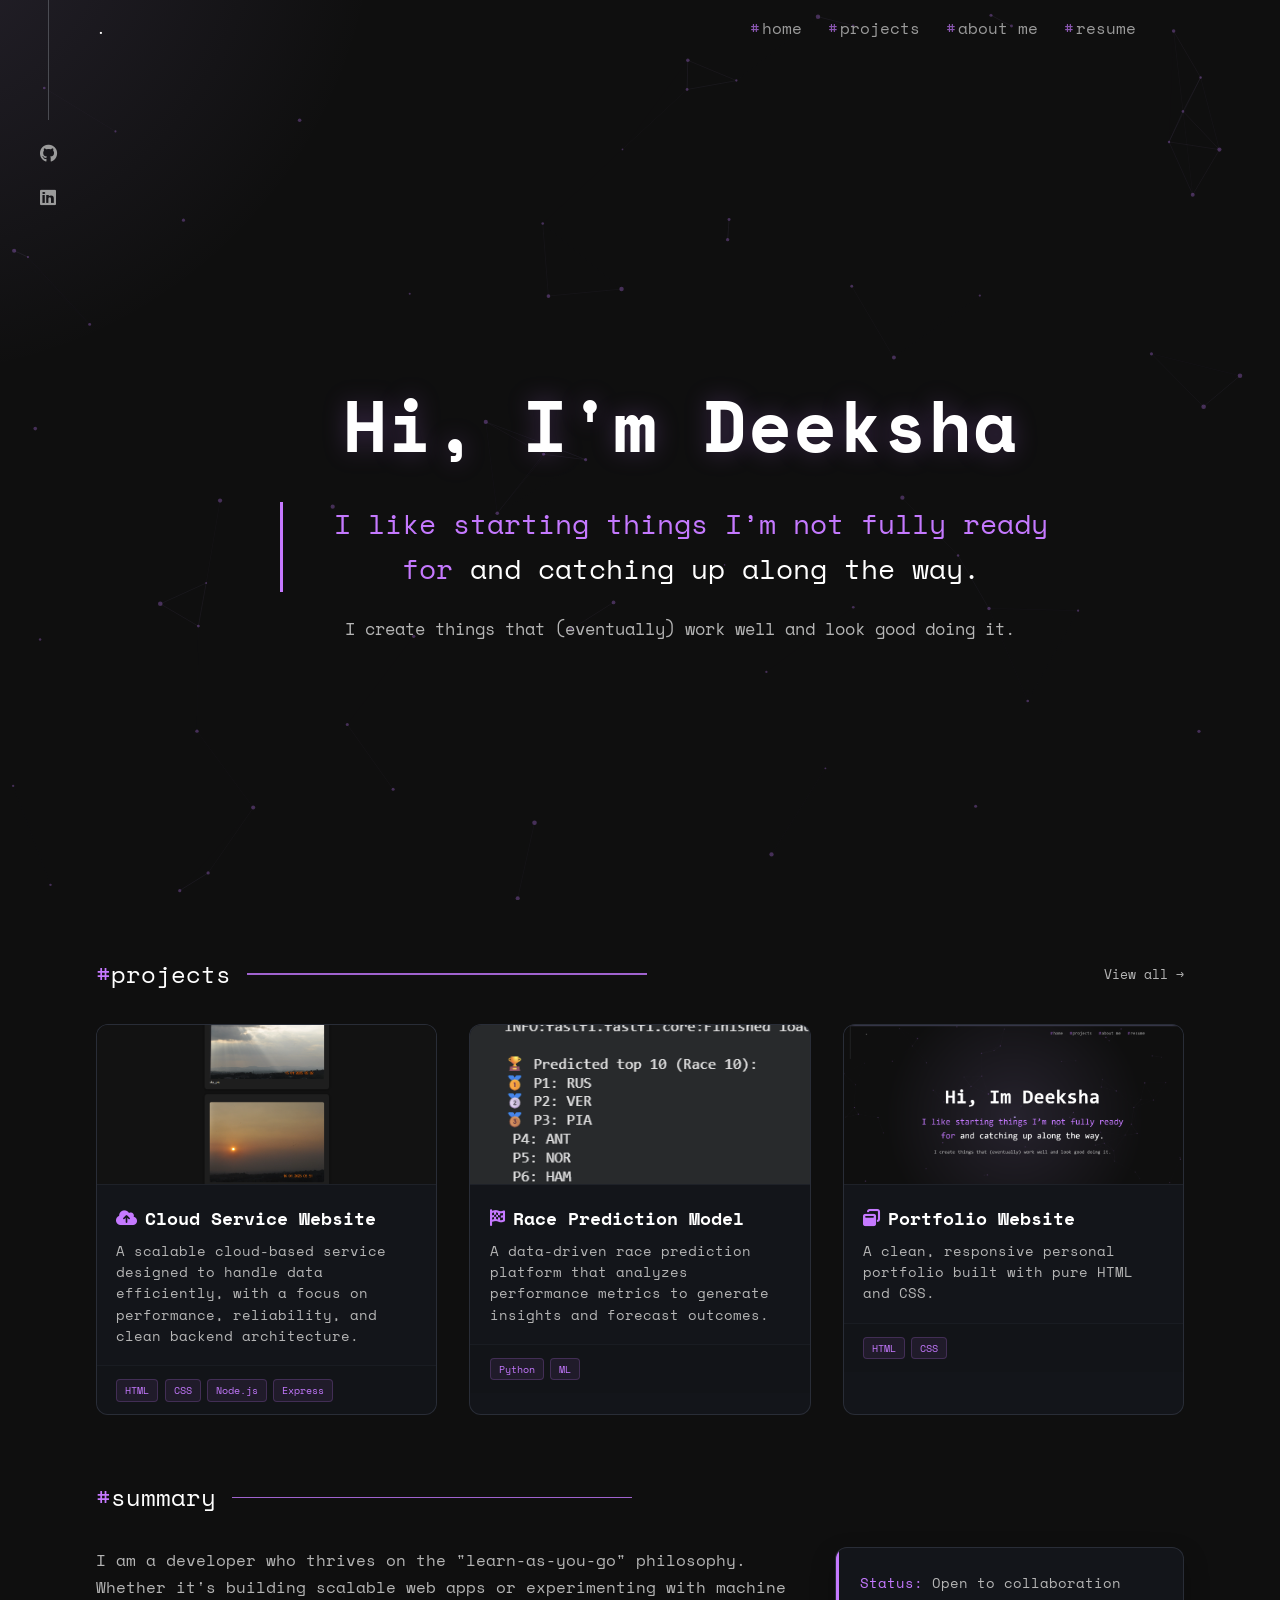
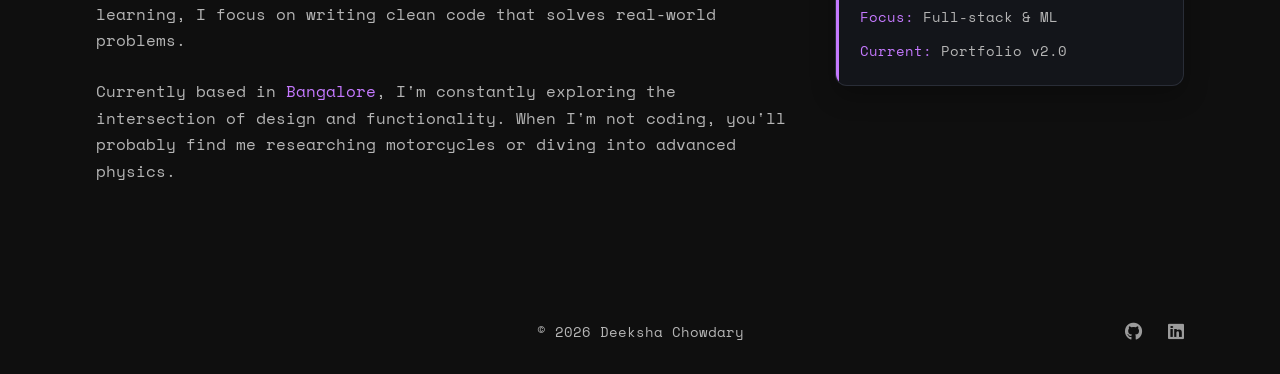
<file: main/index.html>
<!DOCTYPE html>
<html lang="en">

<head>
    <meta charset="UTF-8">
    <title>Deeksha Chowdary</title>

    <link rel="stylesheet" href="index_style.css">
    <link href="https://fonts.googleapis.com/css2?family=Space+Mono:wght@400;700&display=swap" rel="stylesheet">
    <link rel="stylesheet" href="https://cdnjs.cloudflare.com/ajax/libs/font-awesome/6.5.0/css/all.min.css">
    <script src="index..js"></script>
</head>

<body>
    <div id="page-transition-overlay"></div>
    <canvas id="particleCanvas"></canvas>
    <!-- Sidebar -->
    <div class="side-bar">
        <div class="line"></div>
        <div class="icons">
            <a href="https://github.com/deekshachowdaryd" target="_blank"><i class="fa-brands fa-github"></i></a>
            <a href="https://www.linkedin.com" target="_blank"><i class="fa-brands fa-linkedin"></i></a>
        </div>
    </div>

    <!-- Header -->
    <header class="header">
        <p class="logo">.</p>
        <nav class="nav">
            <ul>
                <li><a href="index.html">home</a></li>
                <li><a href="projects.html">projects</a></li>
                <li><a href="aboutme.html">about me</a></li>
                <li><a href="resume.html">resume</a></li>
            </ul>
        </nav>
    </header>

    <!-- Hero -->
    <main>
        <div class="text">
            <h1 class="name reveal">Hi, I'm Deeksha</h1>

            <p class="upper_txt reveal">
                <span class="purple">I like starting things I’m not fully ready for</span>
                and catching up along the way.
            </p>

            <p class="lower_txt reveal">
                I create things that (eventually) work well and look good doing it.
            </p>
        </div>
    </main>


    <!-- Projects -->
    <section class="projects">
        <div class="projects-header">
            <p class="project_title">
                <span class="purple">#</span>projects
            </p>
            <a class="viewall" href="projects.html">View all →</a>
        </div>

        <section class="project-cards">
            <article class="project-card reveal">
                <a href="cloud_service_project.html" class="project-link">
                    <figure class="project-card__preview">
                        <img src="cloud_project.png" alt="portfolio project preview">
                    </figure>

                    <!-- Title + description -->
                    <header class="project-card__content">
                        <h3 class="project-card__title"><i class="fa-solid fa-cloud-arrow-up"></i> Cloud Service Website
                        </h3>
                        <p class="project-card__desc">A scalable cloud-based service designed to handle data
                            efficiently, with a focus on performance, reliability, and clean backend architecture.</p>
                    </header>


                    <!-- Tech stack strip -->
                    <div class="project-card__stack">
                        <span class="tag">HTML</span>
                        <span class="tag">CSS</span>
                        <span class="tag">Node.js</span>
                        <span class="tag">Express</span>
                    </div>
                </a>
            </article>

            <article class="project-card reveal">
                <a href="project-race.html" class="project-link">
                    <figure class="project-card__preview">
                        <img src="f1_project.png" alt="portfolio project preview">
                    </figure>

                    <!-- Title + description -->
                    <header class="project-card__content">
                        <h3 class="project-card__title"><i class="fa-solid fa-flag-checkered"></i> Race Prediction Model
                        </h3>
                        <p class="project-card__desc">A data-driven race prediction platform that analyzes performance
                            metrics to generate insights and forecast outcomes.</p>
                    </header>


                    <!-- Tech stack strip -->
                    <div class="project-card__stack">
                        <span class="tag">Python</span>
                        <span class="tag">ML</span>
                    </div>
                </a>
            </article>

            <article class="project-card reveal">
                <a href="project-protfolio.html" class="project-link">
                    <figure class="project-card__preview">
                        <img src="project.png" alt="portfolio project preview">
                    </figure>

                    <!-- Title + description -->
                    <header class="project-card__content">
                        <h3 class="project-card__title"><i class="fa-solid fa-window-restore"></i> Portfolio Website
                        </h3>
                        <p class="project-card__desc">A clean, responsive personal portfolio built with pure HTML and
                            CSS.</p>
                    </header>


                    <!-- Tech stack strip -->
                    <div class="project-card__stack">
                        <span class="tag">HTML</span>
                        <span class="tag">CSS</span>
                    </div>
                </a>
            </article>
        </section>
    </section>

    <!-- Summary -->
    <section class="projects reveal">
        <div class="projects-header">
            <p class="project_title">
                <span class="purple">#</span>summary
            </p>
        </div>

        <div class="summary-container">
            <div class="summary-content">
                <p>
                    I am a developer who thrives on the "learn-as-you-go" philosophy.
                    Whether it's building scalable web apps or experimenting with
                    machine learning, I focus on writing clean code that solves
                    real-world problems.
                </p>
                <p>
                    Currently based in <span class="purple">Bangalore</span>, I'm
                    constantly exploring the intersection of design and functionality.
                    When I'm not coding, you'll probably find me researching
                    motorcycles or diving into advanced physics.
                </p>
            </div>

            <div class="status-box">
                <p><span class="purple">Status:</span> Open to collaboration</p>
                <p><span class="purple">Focus:</span> Full-stack & ML</p>
                <p><span class="purple">Current:</span> Portfolio v2.0</p>
            </div>
        </div>
    </section>
    <!-- footer -->
    <footer class="footer">
        <div class="footer-content">
            <p class="footer-name">© 2026 Deeksha Chowdary</p>
            <div class="footer-socials">
                <a href="https://github.com/deekshachowdaryd" target="_blank"><i class="fa-brands fa-github"></i></a>
                <a href="https://www.linkedin.com" target="_blank"><i class="fa-brands fa-linkedin"></i></a>
            </div>
        </div>
    </footer>

</body>

</html>
</file>
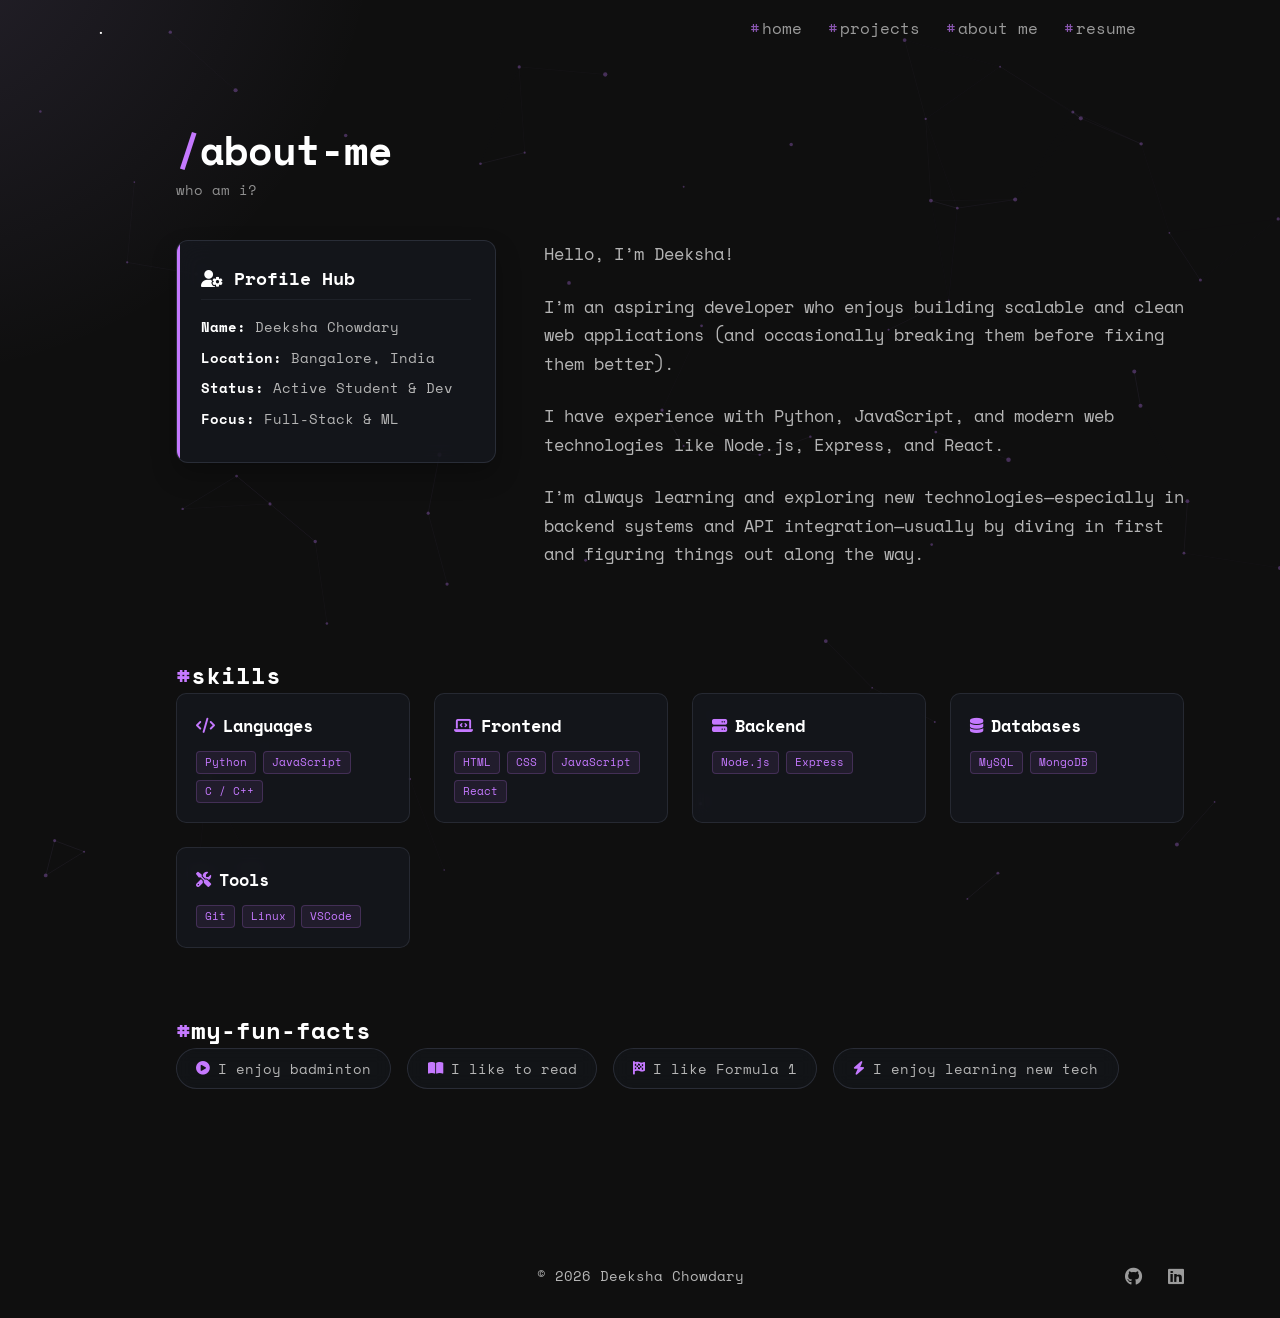
<file: main/aboutme.html>
<!DOCTYPE html>
<html lang="en">

<head>
    <meta charset="UTF-8">
    <title>Deeksha Chowdary</title>

    <link rel="stylesheet" href="aboutme_styles.css">
    <link href="https://fonts.googleapis.com/css2?family=Space+Mono:wght@400;700&display=swap" rel="stylesheet">
    <link rel="stylesheet" href="https://cdnjs.cloudflare.com/ajax/libs/font-awesome/6.5.0/css/all.min.css">
</head>

<body>
    <div id="page-transition-overlay"></div>
    <canvas id="particleCanvas"></canvas>
    <!-- Header -->
    <header class="header">
        <p class="logo">.</p>
        <nav class="nav">
            <ul>
                <li><a href="index.html">home</a></li>
                <li><a href="projects.html">projects</a></li>
                <li><a href="aboutme.html">about me</a></li>
                <li><a href="resume.html">resume</a></li>
            </ul>
        </nav>
    </header>

    <section class="about">
        <h1 class="page-title reveal"><span>/</span>about-me</h1>
        <p class="subtitle reveal">who am i?</p>

        <div class="about-container">
            <div class="about-card reveal">
                <div class="about-card-header">
                    <span class="purple"><i class="fa-solid fa-user-gear"></i> Profile</span> Hub
                </div>
                <div class="about-card-content">
                    <p><strong>Name:</strong> Deeksha Chowdary</p>
                    <p><strong>Location:</strong> Bangalore, India</p>
                    <p><strong>Status:</strong> Active Student & Dev</p>
                    <p><strong>Focus:</strong> Full-Stack & ML</p>
                </div>
            </div>
            <div class="about-text reveal">
                <p>Hello, I’m Deeksha!</p>
                <p>I’m an aspiring developer who enjoys building scalable and clean web applications (and occasionally
                    breaking them before fixing them better).</p>
                <p>I have experience with Python, JavaScript, and modern web technologies like Node.js, Express, and
                    React.</p>
                <p>I’m always learning and exploring new technologies—especially in backend systems and API
                    integration—usually by diving in first and figuring things out along the way.</p>
            </div>
        </div>
    </section>

    <section class="skills">
        <h2 class="section-title reveal"><span>#</span>skills</h2>

        <div class="skills-grid">
            <div class="skill-box reveal">
                <h3><i class="fa-solid fa-code"></i> Languages</h3>
                <div class="skill-tags">
                    <span class="tag">Python</span>
                    <span class="tag">JavaScript</span>
                    <span class="tag">C / C++</span>
                </div>
            </div>

            <div class="skill-box reveal">
                <h3><i class="fa-solid fa-laptop-code"></i> Frontend</h3>
                <div class="skill-tags">
                    <span class="tag">HTML</span>
                    <span class="tag">CSS</span>
                    <span class="tag">JavaScript</span>
                    <span class="tag">React</span>
                </div>
            </div>

            <div class="skill-box reveal">
                <h3><i class="fa-solid fa-server"></i> Backend</h3>
                <div class="skill-tags">
                    <span class="tag">Node.js</span>
                    <span class="tag">Express</span>
                </div>
            </div>

            <div class="skill-box reveal">
                <h3><i class="fa-solid fa-database"></i> Databases</h3>
                <div class="skill-tags">
                    <span class="tag">MySQL</span>
                    <span class="tag">MongoDB</span>
                </div>
            </div>

            <div class="skill-box reveal">
                <h3><i class="fa-solid fa-screwdriver-wrench"></i> Tools</h3>
                <div class="skill-tags">
                    <span class="tag">Git</span>
                    <span class="tag">Linux</span>
                    <span class="tag">VSCode</span>
                </div>
            </div>
        </div>
    </section>

    <section class="fun-facts">
        <h2 class="section-title reveal"><span>#</span>my-fun-facts</h2>
        <div class="facts reveal">
            <span><i class="fa-solid fa-circle-play"></i> I enjoy badminton</span>
            <span><i class="fa-solid fa-book-open"></i> I like to read</span>
            <span><i class="fa-solid fa-flag-checkered"></i> I like Formula 1</span>
            <span><i class="fa-solid fa-bolt"></i> I enjoy learning new tech</span>
        </div>
    </section>

    <footer class="footer">
        <div class="footer-content">
            <p class="footer-name">© 2026 Deeksha Chowdary</p>
            <div class="footer-socials">
                <a href="#"><i class="fa-brands fa-github"></i></a>
                <a href="#"><i class="fa-brands fa-linkedin"></i></a>
            </div>
        </div>
    </footer>

    <script src="index..js"></script>
</body>

</html>
</file>
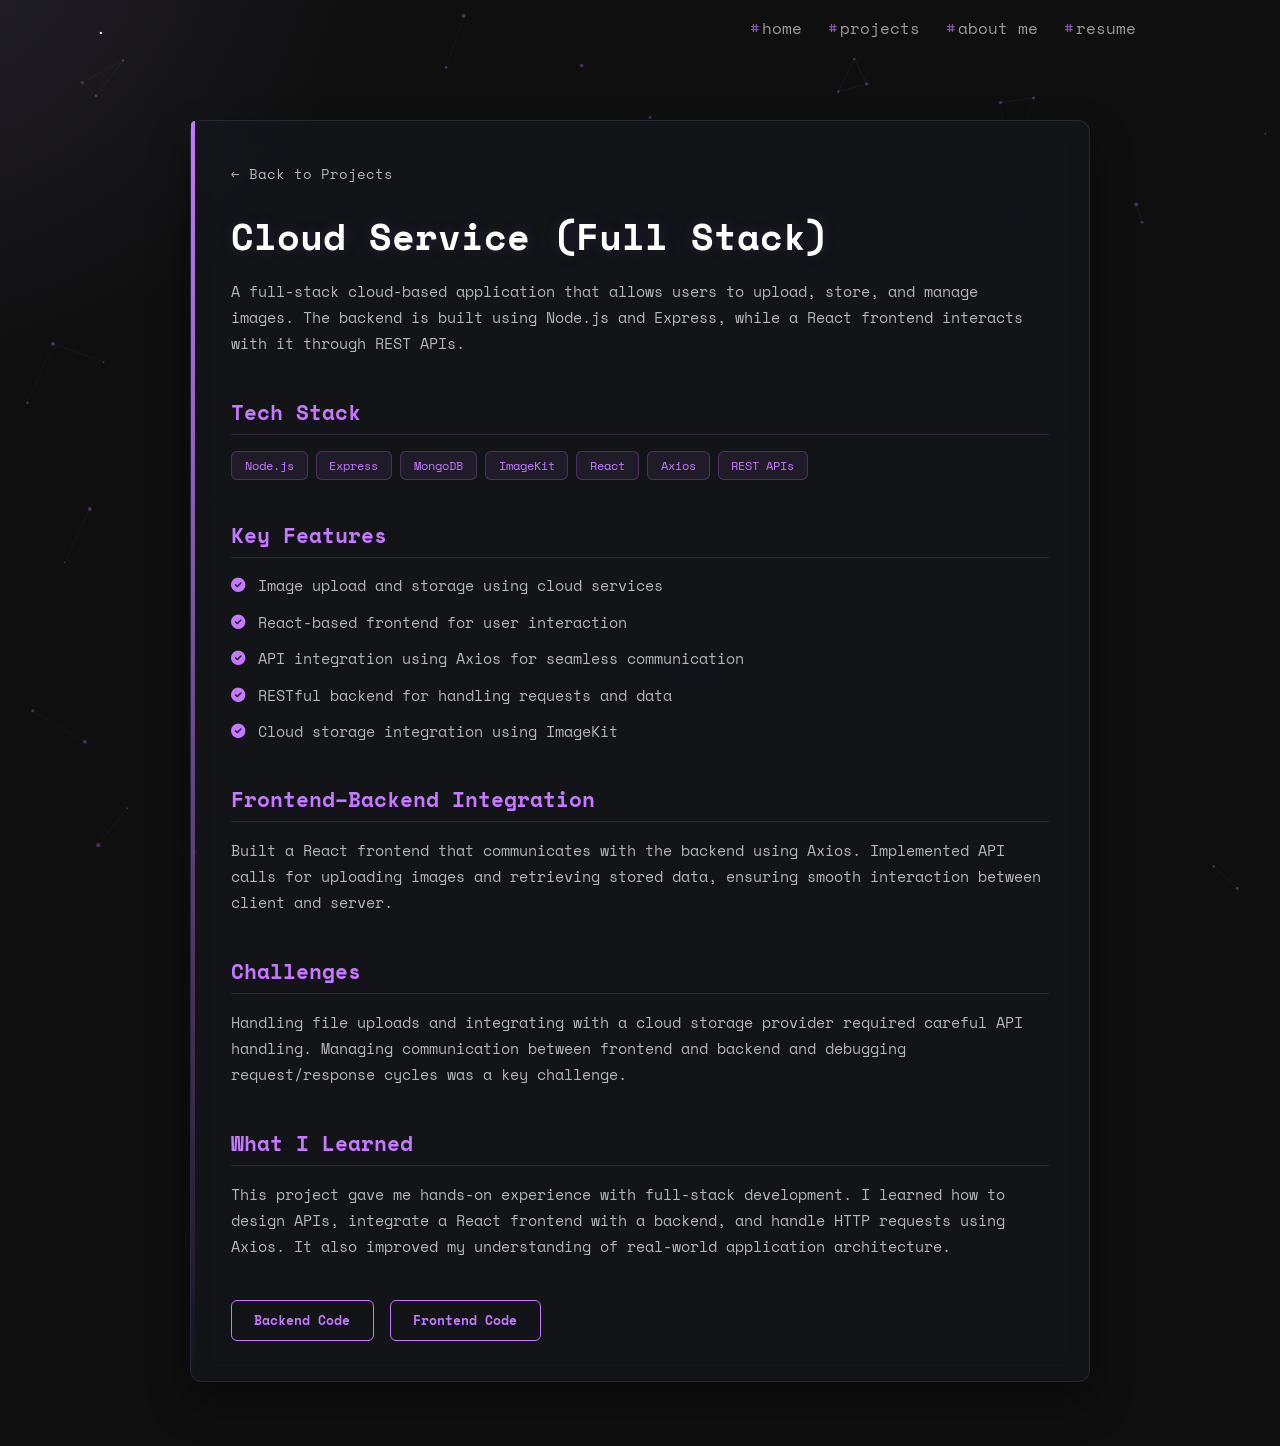
<file: main/cloud_service_project.html>
<!DOCTYPE html>
<html lang="en">

<head>
    <meta charset="UTF-8">
    <title>Cloud Service (Full Stack)</title>
    <link rel="stylesheet" href="index_style.css">
    <link href="https://fonts.googleapis.com/css2?family=Space+Mono:wght@400;700&display=swap" rel="stylesheet">
    <link rel="stylesheet" href="https://cdnjs.cloudflare.com/ajax/libs/font-awesome/6.5.0/css/all.min.css">
</head>

<body>
    <div id="page-transition-overlay"></div>
    <canvas id="particleCanvas"></canvas>
    <!-- Header -->
    <header class="header">
        <p class="logo">.</p>
        <nav class="nav">
            <ul>
                <li><a href="index.html">home</a></li>
                <li><a href="projects.html">projects</a></li>
                <li><a href="aboutme.html">about me</a></li>
                <li><a href="resume.html">resume</a></li>
            </ul>
        </nav>
    </header>
    <section class="project-detail reveal">
        <a href="projects.html" class="back-btn">← Back to Projects</a>

        <!-- Title -->
        <h1>Cloud Service (Full Stack)</h1>

        <!-- Description -->
        <p>
            A full-stack cloud-based application that allows users to upload, store,
            and manage images. The backend is built using Node.js and Express, while
            a React frontend interacts with it through REST APIs.
        </p>

        <!-- Image -->
        <!-- <img src="cloud_project.png" alt="Cloud project preview"> -->

        <!-- Tech Stack -->
        <h2>Tech Stack</h2>
        <div class="tech-stack-container">
            <span class="tech-tag">Node.js</span>
            <span class="tech-tag">Express</span>
            <span class="tech-tag">MongoDB</span>
            <span class="tech-tag">ImageKit</span>
            <span class="tech-tag">React</span>
            <span class="tech-tag">Axios</span>
            <span class="tech-tag">REST APIs</span>
        </div>

        <!-- Features -->
        <h2>Key Features</h2>
        <ul>
            <li><i class="fa-solid fa-circle-check"></i> Image upload and storage using cloud services</li>
            <li><i class="fa-solid fa-circle-check"></i> React-based frontend for user interaction</li>
            <li><i class="fa-solid fa-circle-check"></i> API integration using Axios for seamless communication</li>
            <li><i class="fa-solid fa-circle-check"></i> RESTful backend for handling requests and data</li>
            <li><i class="fa-solid fa-circle-check"></i> Cloud storage integration using ImageKit</li>
        </ul>

        <!-- Integration Section -->
        <h2>Frontend–Backend Integration</h2>
        <p>
            Built a React frontend that communicates with the backend using Axios.
            Implemented API calls for uploading images and retrieving stored data,
            ensuring smooth interaction between client and server.
        </p>

        <!-- Challenges -->
        <h2>Challenges</h2>
        <p>
            Handling file uploads and integrating with a cloud storage provider required
            careful API handling. Managing communication between frontend and backend
            and debugging request/response cycles was a key challenge.
        </p>

        <!-- Learnings -->
        <h2>What I Learned</h2>
        <p>
            This project gave me hands-on experience with full-stack development.
            I learned how to design APIs, integrate a React frontend with a backend,
            and handle HTTP requests using Axios. It also improved my understanding
            of real-world application architecture.
        </p>

        <!-- Links -->
        <div class="project-links reveal">
            <a href="https://github.com/deekshachowdaryd/cloud-service-project" target="_blank">
                Backend Code
            </a>

            <!-- Replace this if you have a separate frontend repo -->
            <a href="https://github.com/deekshachowdaryd/cloud-service-project" target="_blank">
                Frontend Code
            </a>
        </div>

    </section>
    <script src="index..js"></script>
</body>

</html>
</file>
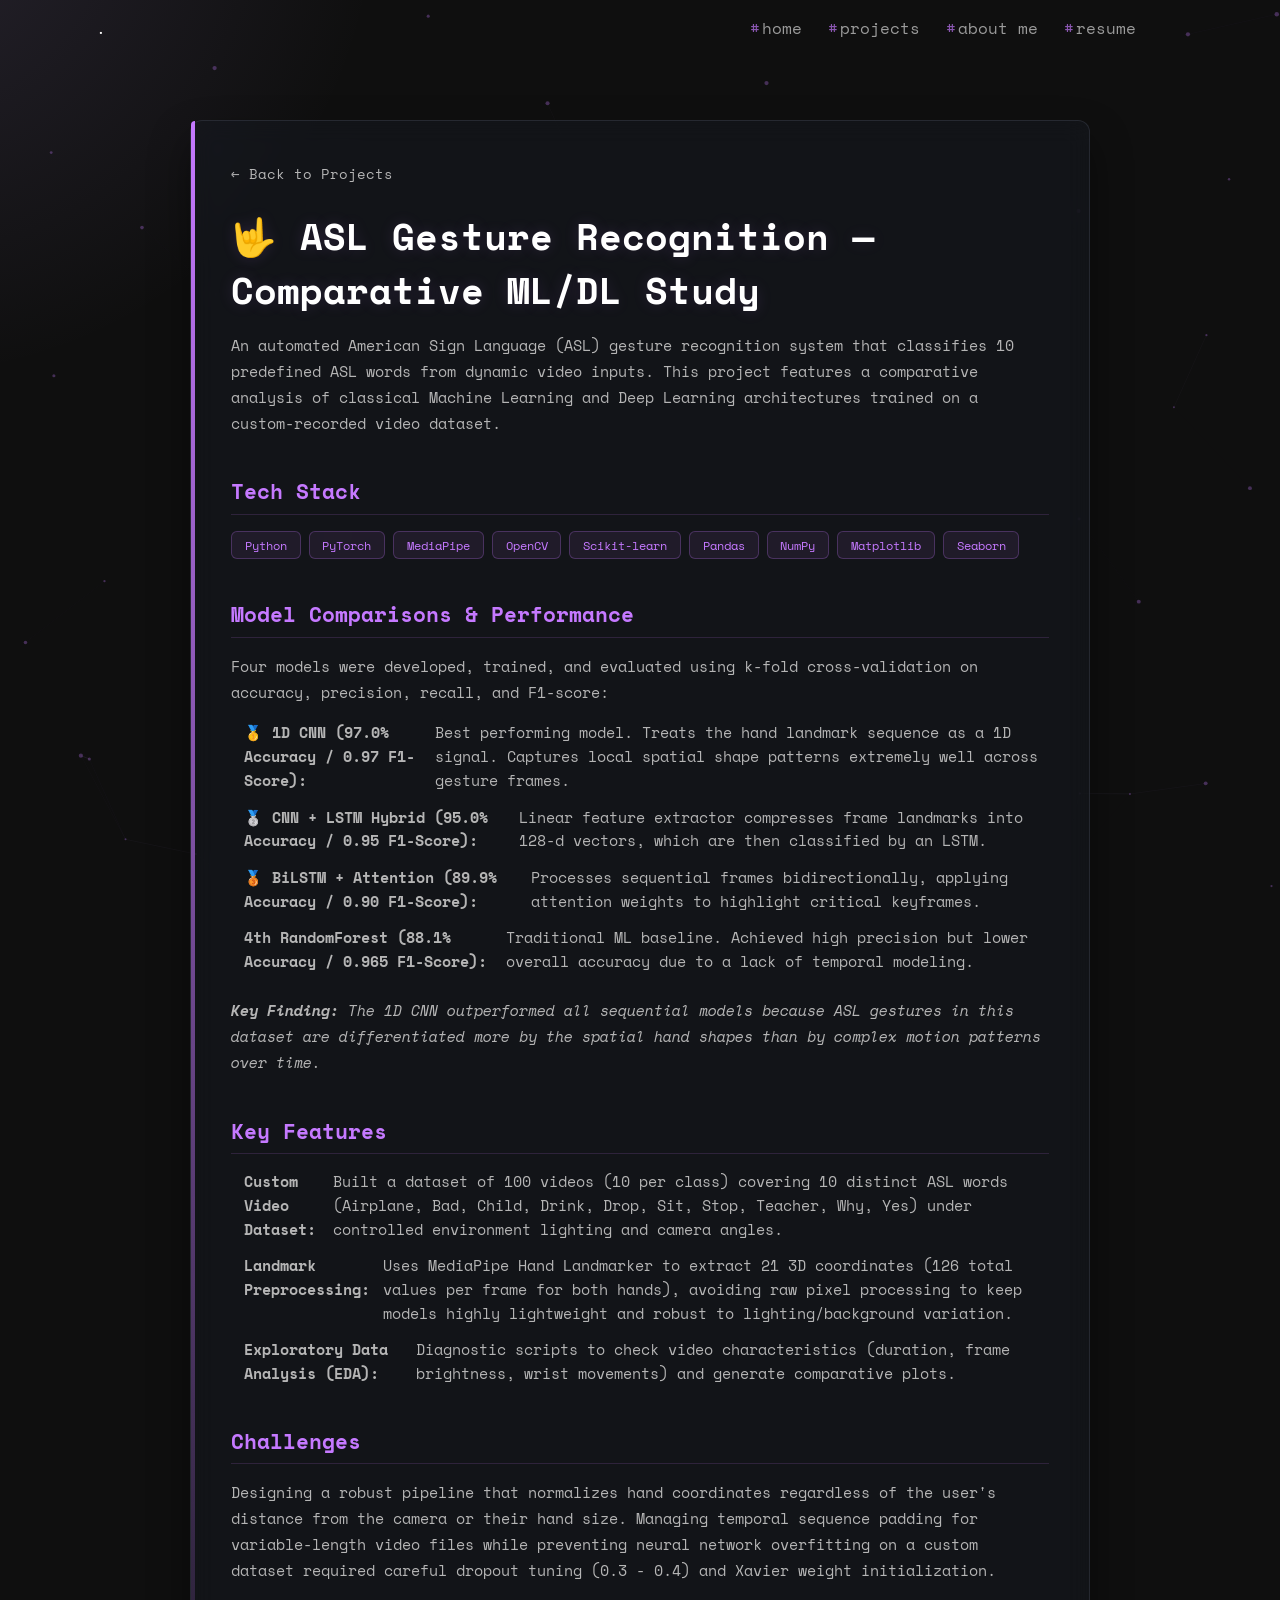
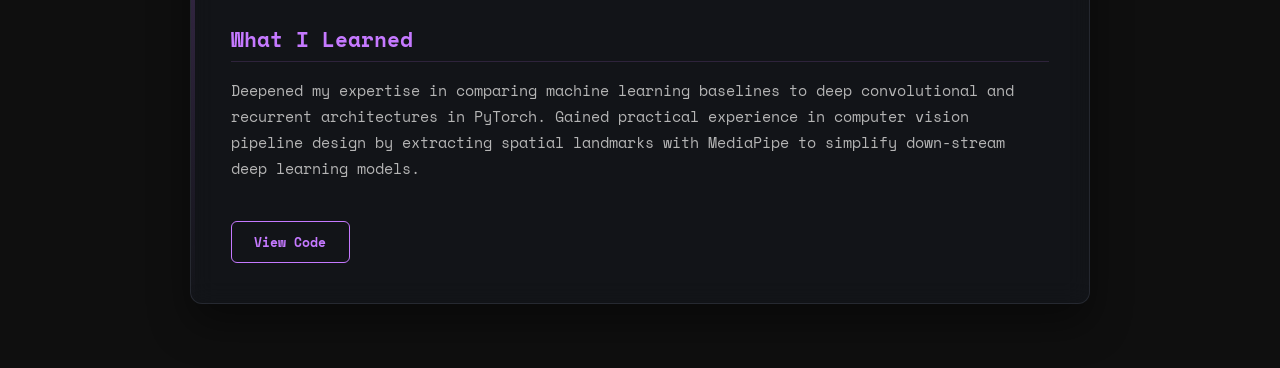
<file: main/project-asl.html>
<!DOCTYPE html>
<html lang="en">

<head>
    <meta charset="UTF-8">
    <title>ASL Recognition Study</title>
    <link rel="stylesheet" href="index_style.css">
    <link href="https://fonts.googleapis.com/css2?family=Space+Mono:wght@400;700&display=swap" rel="stylesheet">
</head>

<body>
    <div id="page-transition-overlay"></div>
    <canvas id="particleCanvas"></canvas>
    <!-- Header -->
    <header class="header">
        <p class="logo">.</p>
        <nav class="nav">
            <ul>
                <li><a href="index.html">home</a></li>
                <li><a href="projects.html">projects</a></li>
                <li><a href="aboutme.html">about me</a></li>
                <li><a href="resume.html">resume</a></li>
            </ul>
        </nav>
    </header>

    <section class="project-detail reveal">
        <a href="projects.html" class="back-btn">← Back to Projects</a>

        <h1>🤟 ASL Gesture Recognition — Comparative ML/DL Study</h1>

        <p>
            An automated American Sign Language (ASL) gesture recognition system that classifies 10 predefined ASL words
            from dynamic video inputs.
            This project features a comparative analysis of classical Machine Learning and Deep Learning architectures
            trained on a custom-recorded video dataset.
        </p>

        <h2>Tech Stack</h2>
        <div class="tech-stack-container">
            <span class="tech-tag">Python</span>
            <span class="tech-tag">PyTorch</span>
            <span class="tech-tag">MediaPipe</span>
            <span class="tech-tag">OpenCV</span>
            <span class="tech-tag">Scikit-learn</span>
            <span class="tech-tag">Pandas</span>
            <span class="tech-tag">NumPy</span>
            <span class="tech-tag">Matplotlib</span>
            <span class="tech-tag">Seaborn</span>
        </div>

        <h2>Model Comparisons & Performance</h2>
        <p style="margin-bottom: 1rem;">
            Four models were developed, trained, and evaluated using k-fold cross-validation on accuracy, precision,
            recall, and F1-score:
        </p>
        <ul>
            <li><i class="fa-solid fa-circle-check"></i> <strong>🥇 1D CNN (97.0% Accuracy / 0.97 F1-Score):</strong>
                Best performing model. Treats the hand landmark sequence as a 1D signal. Captures local spatial shape
                patterns extremely well across gesture frames.</li>
            <li><i class="fa-solid fa-circle-check"></i> <strong>🥈 CNN + LSTM Hybrid (95.0% Accuracy / 0.95
                    F1-Score):</strong> Linear feature extractor compresses frame landmarks into 128-d vectors, which
                are then classified by an LSTM.</li>
            <li><i class="fa-solid fa-circle-check"></i> <strong>🥉 BiLSTM + Attention (89.9% Accuracy / 0.90
                    F1-Score):</strong> Processes sequential frames bidirectionally, applying attention weights to
                highlight critical keyframes.</li>
            <li><i class="fa-solid fa-circle-check"></i> <strong>4th RandomForest (88.1% Accuracy / 0.965
                    F1-Score):</strong> Traditional ML baseline. Achieved high precision but lower overall accuracy due
                to a lack of temporal modeling.</li>
        </ul>
        <p style="margin-top: 10px; font-style: italic;">
            <strong>Key Finding:</strong> The 1D CNN outperformed all sequential models because ASL gestures in this
            dataset are differentiated more by the spatial hand shapes than by complex motion patterns over time.
        </p>

        <h2>Key Features</h2>
        <ul>
            <li><i class="fa-solid fa-circle-check"></i> <strong>Custom Video Dataset:</strong> Built a dataset of 100
                videos (10 per class) covering 10 distinct ASL words (Airplane, Bad, Child, Drink, Drop, Sit, Stop,
                Teacher, Why, Yes) under controlled environment lighting and camera angles.</li>
            <li><i class="fa-solid fa-circle-check"></i> <strong>Landmark Preprocessing:</strong> Uses MediaPipe Hand
                Landmarker to extract 21 3D coordinates (126 total values per frame for both hands), avoiding raw pixel
                processing to keep models highly lightweight and robust to lighting/background variation.</li>
            <li><i class="fa-solid fa-circle-check"></i> <strong>Exploratory Data Analysis (EDA):</strong> Diagnostic
                scripts to check video characteristics (duration, frame brightness, wrist movements) and generate
                comparative plots.</li>
        </ul>

        <h2>Challenges</h2>
        <p>
            Designing a robust pipeline that normalizes hand coordinates regardless of the user's distance from the
            camera or their hand size.
            Managing temporal sequence padding for variable-length video files while preventing neural network
            overfitting on a custom dataset required careful dropout tuning (0.3 - 0.4) and Xavier weight
            initialization.
        </p>

        <h2>What I Learned</h2>
        <p>
            Deepened my expertise in comparing machine learning baselines to deep convolutional and recurrent
            architectures in PyTorch.
            Gained practical experience in computer vision pipeline design by extracting spatial landmarks with
            MediaPipe to simplify down-stream deep learning models.
        </p>

        <div class="project-links reveal">
            <a href="https://github.com/IppiliSahasra08/ASL_detection" target="_blank">
                View Code
            </a>
        </div>
    </section>

    <script src="index..js"></script>
</body>

</html>
</file>
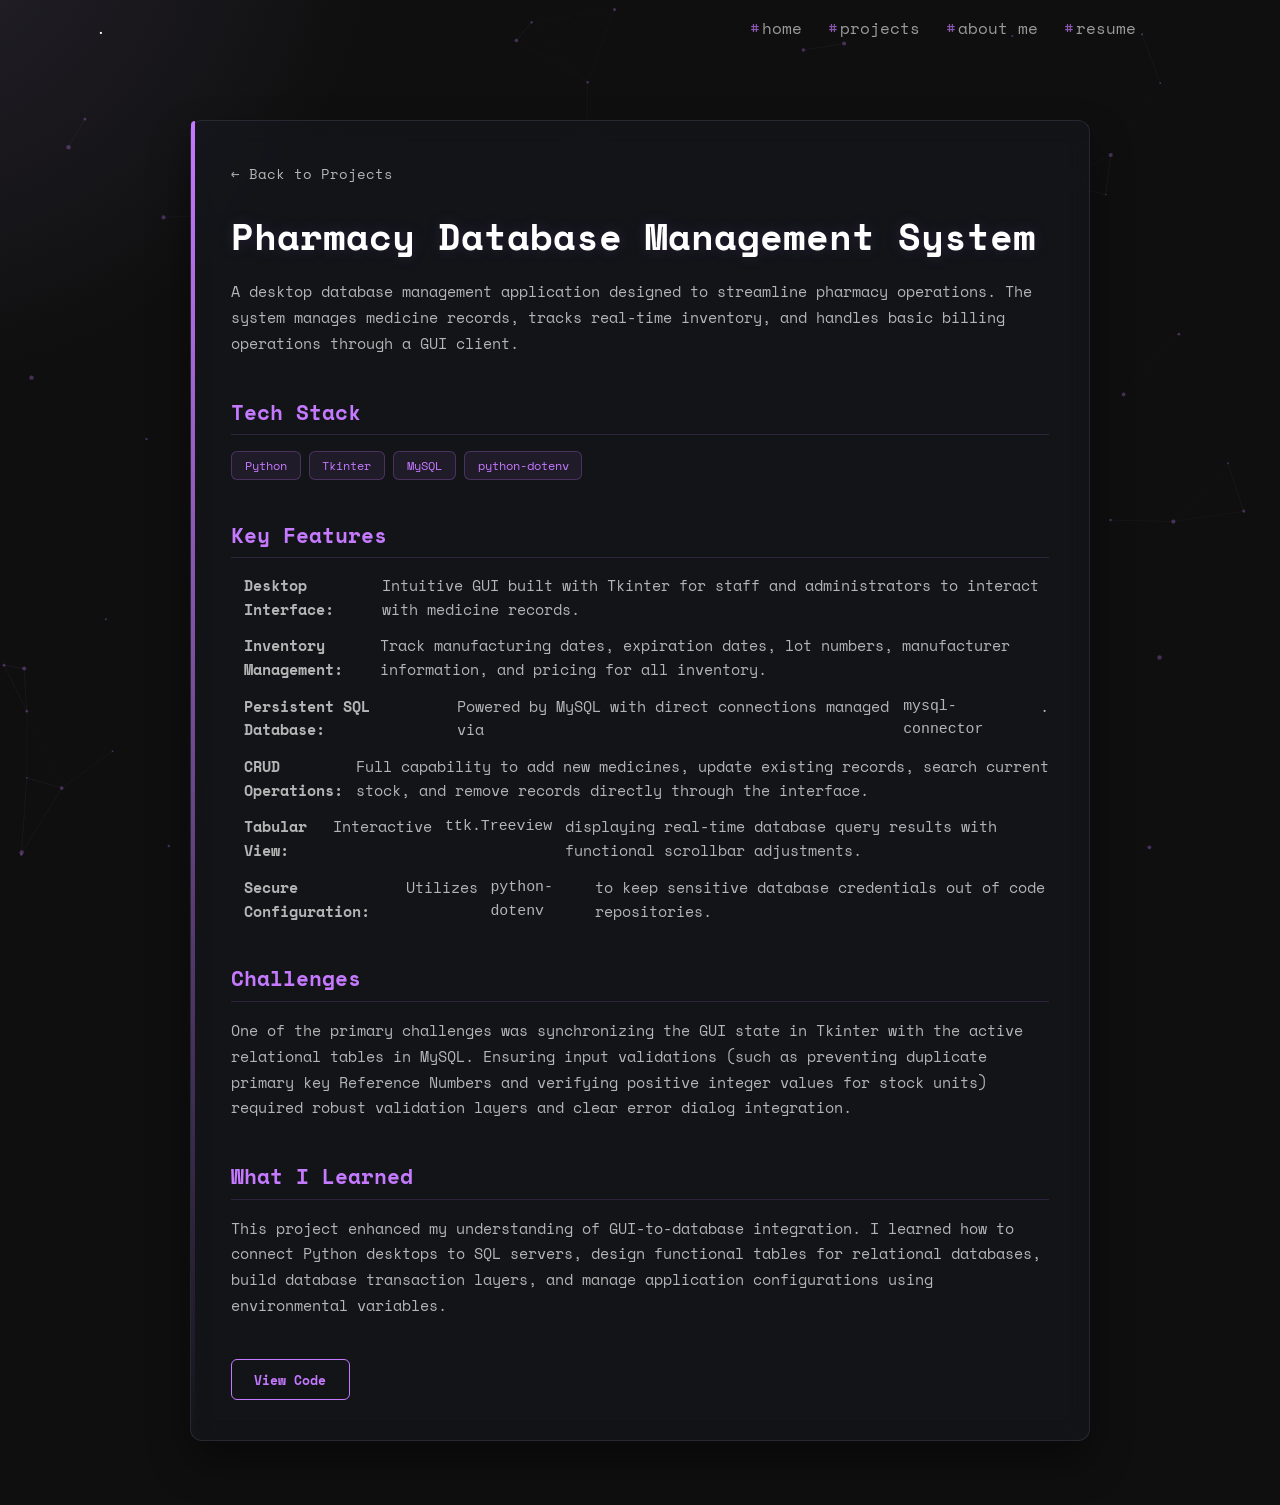
<file: main/project-pharmacy.html>
<!DOCTYPE html>
<html lang="en">

<head>
    <meta charset="UTF-8">
    <title>Pharmacy DBMS</title>
    <link rel="stylesheet" href="index_style.css">
    <link href="https://fonts.googleapis.com/css2?family=Space+Mono:wght@400;700&display=swap" rel="stylesheet">
</head>

<body>
    <div id="page-transition-overlay"></div>
    <canvas id="particleCanvas"></canvas>
    <!-- Header -->
    <header class="header">
        <p class="logo">.</p>
        <nav class="nav">
            <ul>
                <li><a href="index.html">home</a></li>
                <li><a href="projects.html">projects</a></li>
                <li><a href="aboutme.html">about me</a></li>
                <li><a href="resume.html">resume</a></li>
            </ul>
        </nav>
    </header>

    <section class="project-detail reveal">
        <a href="projects.html" class="back-btn">← Back to Projects</a>

        <h1>Pharmacy Database Management System</h1>

        <p>
            A desktop database management application designed to streamline pharmacy operations.
            The system manages medicine records, tracks real-time inventory, and handles basic billing operations
            through a GUI client.
        </p>

        <h2>Tech Stack</h2>
        <div class="tech-stack-container">
            <span class="tech-tag">Python</span>
            <span class="tech-tag">Tkinter</span>
            <span class="tech-tag">MySQL</span>
            <span class="tech-tag">python-dotenv</span>
        </div>

        <h2>Key Features</h2>
        <ul>
            <li><i class="fa-solid fa-circle-check"></i> <strong>Desktop Interface:</strong> Intuitive GUI built with
                Tkinter for staff and administrators to interact with medicine records.</li>
            <li><i class="fa-solid fa-circle-check"></i> <strong>Inventory Management:</strong> Track manufacturing
                dates, expiration dates, lot numbers, manufacturer information, and pricing for all inventory.</li>
            <li><i class="fa-solid fa-circle-check"></i> <strong>Persistent SQL Database:</strong> Powered by MySQL with
                direct connections managed via <code>mysql-connector</code>.</li>
            <li><i class="fa-solid fa-circle-check"></i> <strong>CRUD Operations:</strong> Full capability to add new
                medicines, update existing records, search current stock, and remove records directly through the
                interface.</li>
            <li><i class="fa-solid fa-circle-check"></i> <strong>Tabular View:</strong> Interactive
                <code>ttk.Treeview</code> displaying real-time database query results with functional scrollbar
                adjustments.</li>
            <li><i class="fa-solid fa-circle-check"></i> <strong>Secure Configuration:</strong> Utilizes
                <code>python-dotenv</code> to keep sensitive database credentials out of code repositories.</li>
        </ul>

        <h2>Challenges</h2>
        <p>
            One of the primary challenges was synchronizing the GUI state in Tkinter with the active relational tables
            in MySQL.
            Ensuring input validations (such as preventing duplicate primary key Reference Numbers and verifying
            positive integer values for stock units)
            required robust validation layers and clear error dialog integration.
        </p>

        <h2>What I Learned</h2>
        <p>
            This project enhanced my understanding of GUI-to-database integration. I learned how to connect Python
            desktops to SQL servers,
            design functional tables for relational databases, build database transaction layers, and manage application
            configurations using environmental variables.
        </p>

        <div class="project-links reveal">
            <a href="https://github.com/deekshachowdaryd/pharmacy-database-management" target="_blank">
                View Code
            </a>
        </div>
    </section>

    <script src="index..js"></script>
</body>

</html>
</file>
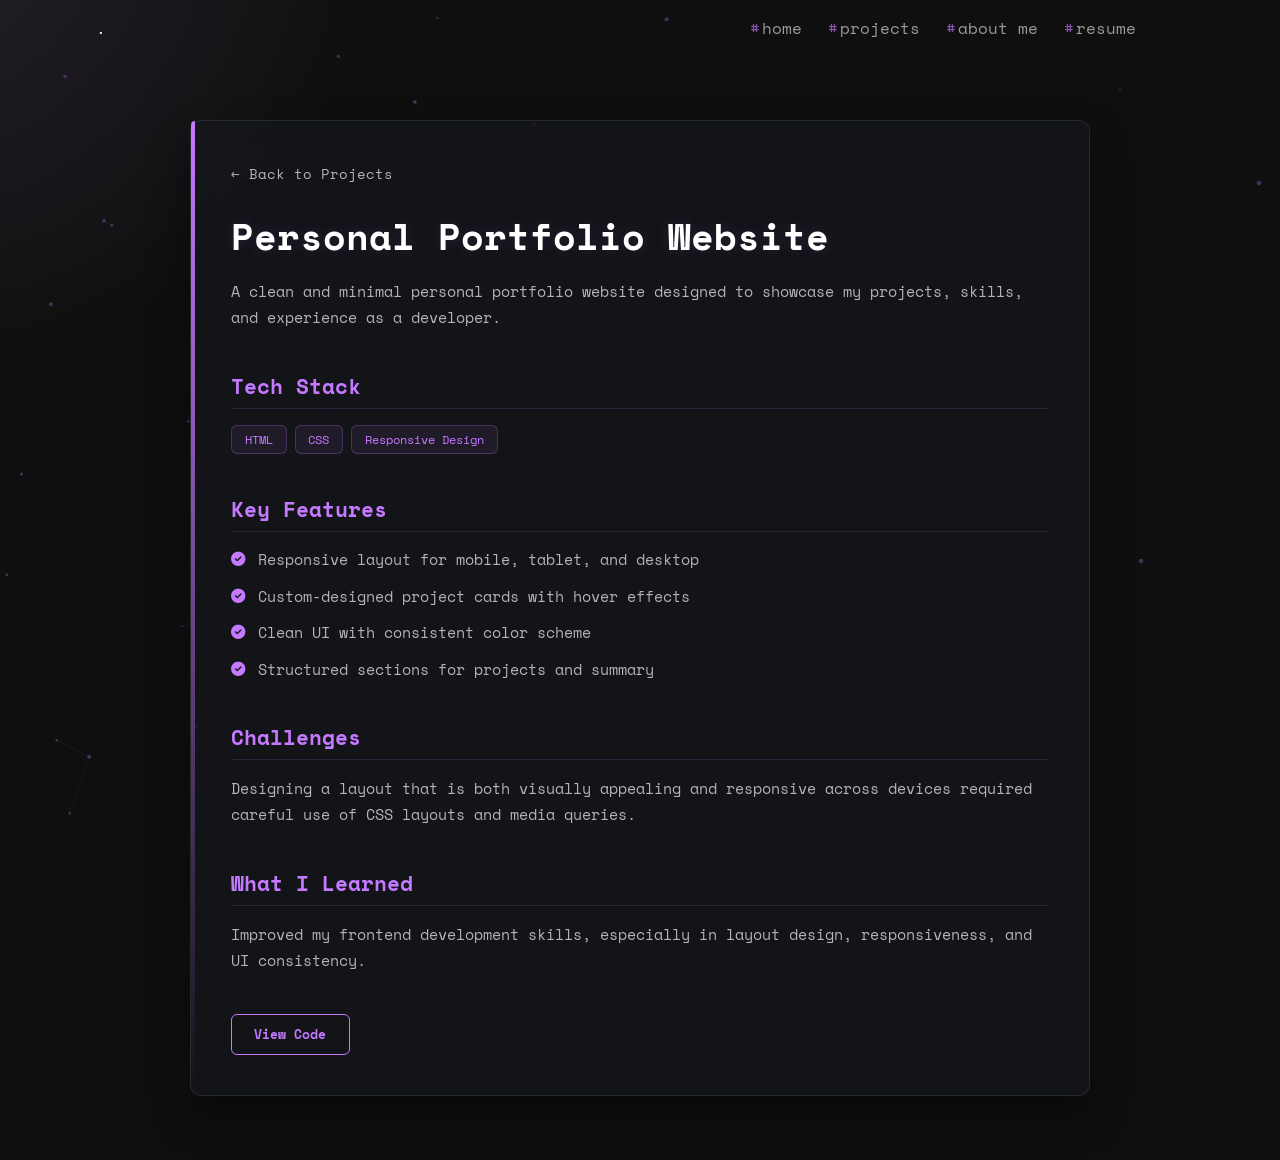
<file: main/project-protfolio.html>
<!DOCTYPE html>
<html lang="en">

<head>
    <meta charset="UTF-8">
    <title>Portfolio Website</title>
    <link rel="stylesheet" href="index_style.css">
    <link href="https://fonts.googleapis.com/css2?family=Space+Mono:wght@400;700&display=swap" rel="stylesheet">
    <link rel="stylesheet" href="https://cdnjs.cloudflare.com/ajax/libs/font-awesome/6.5.0/css/all.min.css">
    <script src="index..js"></script>
</head>

<body>
    <div id="page-transition-overlay"></div>
    <canvas id="particleCanvas"></canvas>
    <!-- Header -->
    <header class="header">
        <p class="logo">.</p>
        <nav class="nav">
            <ul>
                <li><a href="index.html">home</a></li>
                <li><a href="projects.html">projects</a></li>
                <li><a href="aboutme.html">about me</a></li>
                <li><a href="resume.html">resume</a></li>
            </ul>
        </nav>
    </header>

    <section class="project-detail reveal">
        <a href="projects.html" class="back-btn">← Back to Projects</a>

        <h1>Personal Portfolio Website</h1>

        <p>
            A clean and minimal personal portfolio website designed to showcase my projects,
            skills, and experience as a developer.
        </p>

        <!-- <img src="project.png" alt="Portfolio preview"> -->

        <h2>Tech Stack</h2>
        <div class="tech-stack-container">
            <span class="tech-tag">HTML</span>
            <span class="tech-tag">CSS</span>
            <span class="tech-tag">Responsive Design</span>
        </div>

        <h2>Key Features</h2>
        <ul>
            <li><i class="fa-solid fa-circle-check"></i> Responsive layout for mobile, tablet, and desktop</li>
            <li><i class="fa-solid fa-circle-check"></i> Custom-designed project cards with hover effects</li>
            <li><i class="fa-solid fa-circle-check"></i> Clean UI with consistent color scheme</li>
            <li><i class="fa-solid fa-circle-check"></i> Structured sections for projects and summary</li>
        </ul>

        <h2>Challenges</h2>
        <p>
            Designing a layout that is both visually appealing and responsive across devices
            required careful use of CSS layouts and media queries.
        </p>

        <h2>What I Learned</h2>
        <p>
            Improved my frontend development skills, especially in layout design,
            responsiveness, and UI consistency.
        </p>

        <div class="project-links reveal">
            <a href="https://github.com/deekshachowdaryd/portfolio-website" target="_blank">
                View Code
            </a>
        </div>

    </section>

</body>

</html>
</file>
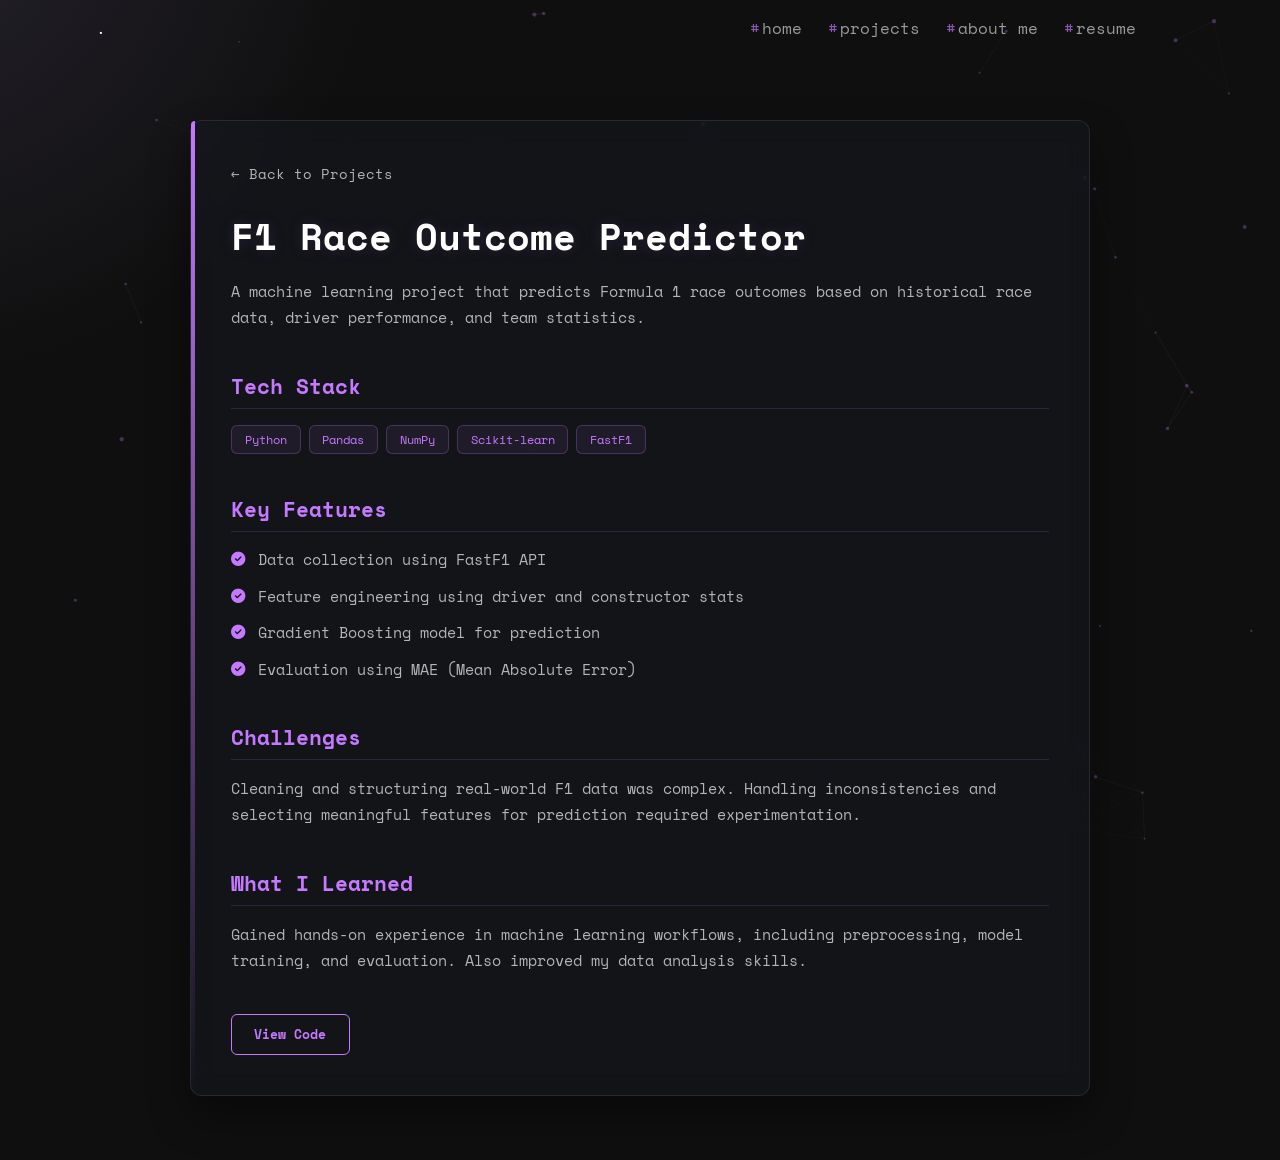
<file: main/project-race.html>
<!DOCTYPE html>
<html lang="en">

<head>
    <meta charset="UTF-8">
    <title>F1 Race Predictor</title>
    <link rel="stylesheet" href="index_style.css">
    <link href="https://fonts.googleapis.com/css2?family=Space+Mono:wght@400;700&display=swap" rel="stylesheet">
    <link rel="stylesheet" href="https://cdnjs.cloudflare.com/ajax/libs/font-awesome/6.5.0/css/all.min.css">
</head>

<body>
    <div id="page-transition-overlay"></div>
    <canvas id="particleCanvas"></canvas>
    <!-- Header -->
    <header class="header">
        <p class="logo">.</p>
        <nav class="nav">
            <ul>
                <li><a href="index.html">home</a></li>
                <li><a href="projects.html">projects</a></li>
                <li><a href="aboutme.html">about me</a></li>
                <li><a href="resume.html">resume</a></li>
            </ul>
        </nav>
    </header>

    <section class="project-detail reveal">
        <a href="projects.html" class="back-btn">← Back to Projects</a>

        <h1>F1 Race Outcome Predictor</h1>

        <p>
            A machine learning project that predicts Formula 1 race outcomes based on historical race data,
            driver performance, and team statistics.
        </p>

        <!-- <img src="f1_project.png" alt="F1 predictor preview"> -->

        <h2>Tech Stack</h2>
        <div class="tech-stack-container">
            <span class="tech-tag">Python</span>
            <span class="tech-tag">Pandas</span>
            <span class="tech-tag">NumPy</span>
            <span class="tech-tag">Scikit-learn</span>
            <span class="tech-tag">FastF1</span>
        </div>

        <h2>Key Features</h2>
        <ul>
            <li><i class="fa-solid fa-circle-check"></i> Data collection using FastF1 API</li>
            <li><i class="fa-solid fa-circle-check"></i> Feature engineering using driver and constructor stats</li>
            <li><i class="fa-solid fa-circle-check"></i> Gradient Boosting model for prediction</li>
            <li><i class="fa-solid fa-circle-check"></i> Evaluation using MAE (Mean Absolute Error)</li>
        </ul>

        <h2>Challenges</h2>
        <p>
            Cleaning and structuring real-world F1 data was complex. Handling inconsistencies
            and selecting meaningful features for prediction required experimentation.
        </p>

        <h2>What I Learned</h2>
        <p>
            Gained hands-on experience in machine learning workflows, including preprocessing,
            model training, and evaluation. Also improved my data analysis skills.
        </p>

        <div class="project-links reveal">
            <a href="https://github.com/deekshachowdaryd/race-predictor" target="_blank">
                View Code
            </a>
        </div>

    </section>
    <script src="index..js"></script>
</body>

</html>
</file>
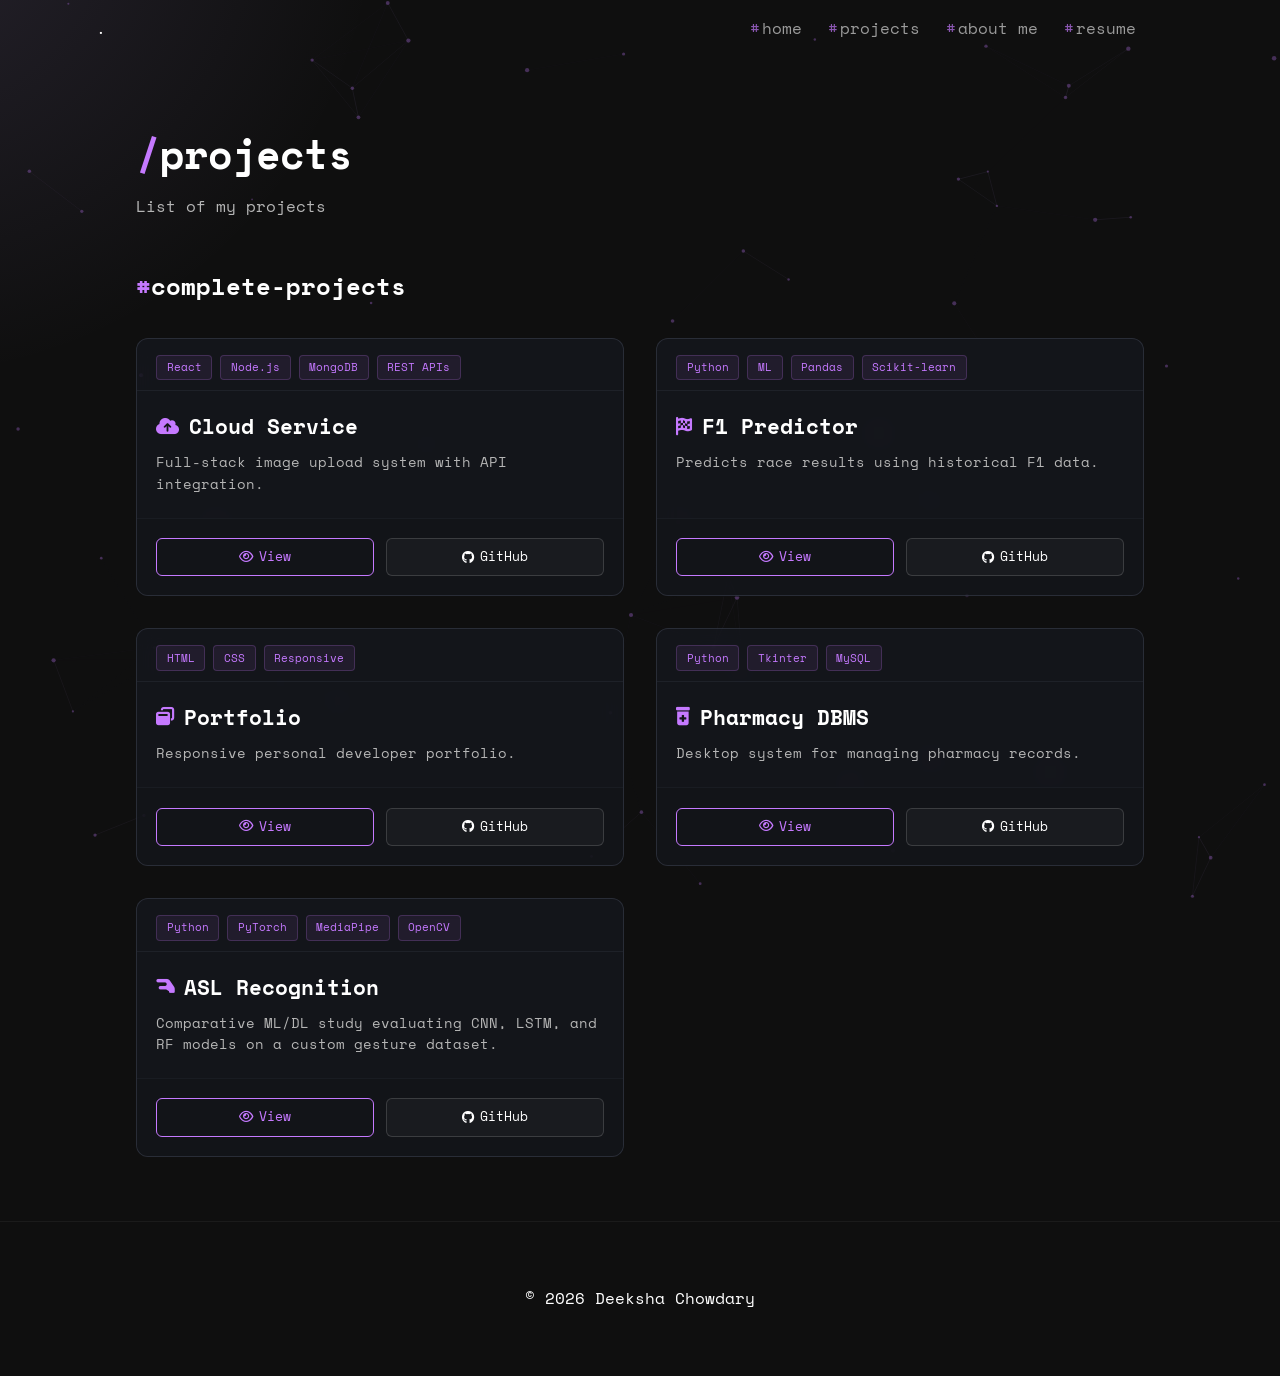
<file: main/projects.html>
<!DOCTYPE html>
<html lang="en">

<head>
    <meta charset="UTF-8">
    <title>Projects | Deeksha Chowdary</title>

    <link rel="stylesheet" href="projects_styles.css">
    <link href="https://fonts.googleapis.com/css2?family=Space+Mono:wght@400;700&display=swap" rel="stylesheet">
    <link rel="stylesheet" href="https://cdnjs.cloudflare.com/ajax/libs/font-awesome/6.5.0/css/all.min.css">
</head>

<body>
    <div id="page-transition-overlay"></div>
    <canvas id="particleCanvas"></canvas>
    <!-- Header -->
    <header class="header">
        <p class="logo">.</p>
        <nav class="nav">
            <ul>
                <li><a href="index.html">home</a></li>
                <li><a href="projects.html">projects</a></li>
                <li><a href="aboutme.html">about me</a></li>
                <li><a href="resume.html">resume</a></li>
            </ul>
        </nav>
    </header>

    <section class="projects-container">

        <h1 class="page-title reveal"><span>/</span>projects</h1>
        <p class="subtitle reveal">List of my projects</p>

        <h2 class="section-title reveal"><span>#</span>complete-projects</h2>

        <div class="projects-grid">

            <div class="project-box reveal">
                <div class="project-tags">
                    <span class="tag">React</span>
                    <span class="tag">Node.js</span>
                    <span class="tag">MongoDB</span>
                    <span class="tag">REST APIs</span>
                </div>
                <h3><i class="fa-solid fa-cloud-arrow-up"></i> Cloud Service</h3>
                <p>Full-stack image upload system with API integration.</p>

                <div class="buttons">
                    <a href="cloud_service_project.html"><i class="fa-regular fa-eye"></i> View</a>
                    <a href="https://github.com/deekshachowdaryd/cloud-service-project" target="_blank"><i
                            class="fa-brands fa-github"></i> GitHub</a>
                </div>
            </div>

            <div class="project-box reveal">
                <div class="project-tags">
                    <span class="tag">Python</span>
                    <span class="tag">ML</span>
                    <span class="tag">Pandas</span>
                    <span class="tag">Scikit-learn</span>
                </div>
                <h3><i class="fa-solid fa-flag-checkered"></i> F1 Predictor</h3>
                <p>Predicts race results using historical F1 data.</p>

                <div class="buttons">
                    <a href="project-race.html"><i class="fa-regular fa-eye"></i> View</a>
                    <a href="https://github.com/deekshachowdaryd/race-predictor" target="_blank"><i
                            class="fa-brands fa-github"></i> GitHub</a>
                </div>
            </div>

            <div class="project-box reveal">
                <div class="project-tags">
                    <span class="tag">HTML</span>
                    <span class="tag">CSS</span>
                    <span class="tag">Responsive</span>
                </div>
                <h3><i class="fa-solid fa-window-restore"></i> Portfolio</h3>
                <p>Responsive personal developer portfolio.</p>

                <div class="buttons">
                    <a href="project-protfolio.html"><i class="fa-regular fa-eye"></i> View</a>
                    <a href="https://github.com/deekshachowdaryd/portfolio-website" target="_blank"><i
                            class="fa-brands fa-github"></i> GitHub</a>
                </div>
            </div>

            <div class="project-box reveal">
                <div class="project-tags">
                    <span class="tag">Python</span>
                    <span class="tag">Tkinter</span>
                    <span class="tag">MySQL</span>
                </div>
                <h3><i class="fa-solid fa-prescription-bottle-medical"></i> Pharmacy DBMS</h3>
                <p>Desktop system for managing pharmacy records.</p>

                <div class="buttons">
                    <a href="project-pharmacy.html"><i class="fa-regular fa-eye"></i> View</a>
                    <a href="https://github.com/deekshachowdaryd/pharmacy-database-management" target="_blank"><i
                            class="fa-brands fa-github"></i> GitHub</a>
                </div>
            </div>

            <div class="project-box reveal">
                <div class="project-tags">
                    <span class="tag">Python</span>
                    <span class="tag">PyTorch</span>
                    <span class="tag">MediaPipe</span>
                    <span class="tag">OpenCV</span>
                </div>
                <h3><i class="fa-solid fa-hand-lizard"></i> ASL Recognition</h3>
                <p>Comparative ML/DL study evaluating CNN, LSTM, and RF models on a custom gesture dataset.</p>

                <div class="buttons">
                    <a href="project-asl.html"><i class="fa-regular fa-eye"></i> View</a>
                    <a href="https://github.com/IppiliSahasra08/ASL_detection" target="_blank"><i
                            class="fa-brands fa-github"></i> GitHub</a>
                </div>
            </div>

        </div>
    </section>

    <footer class="footer">
        <div class="footer-content">
            <p class="footer-name">© 2026 Deeksha Chowdary</p>
        </div>
    </footer>

    <script src="index..js"></script>
</body>

</html>
</file>
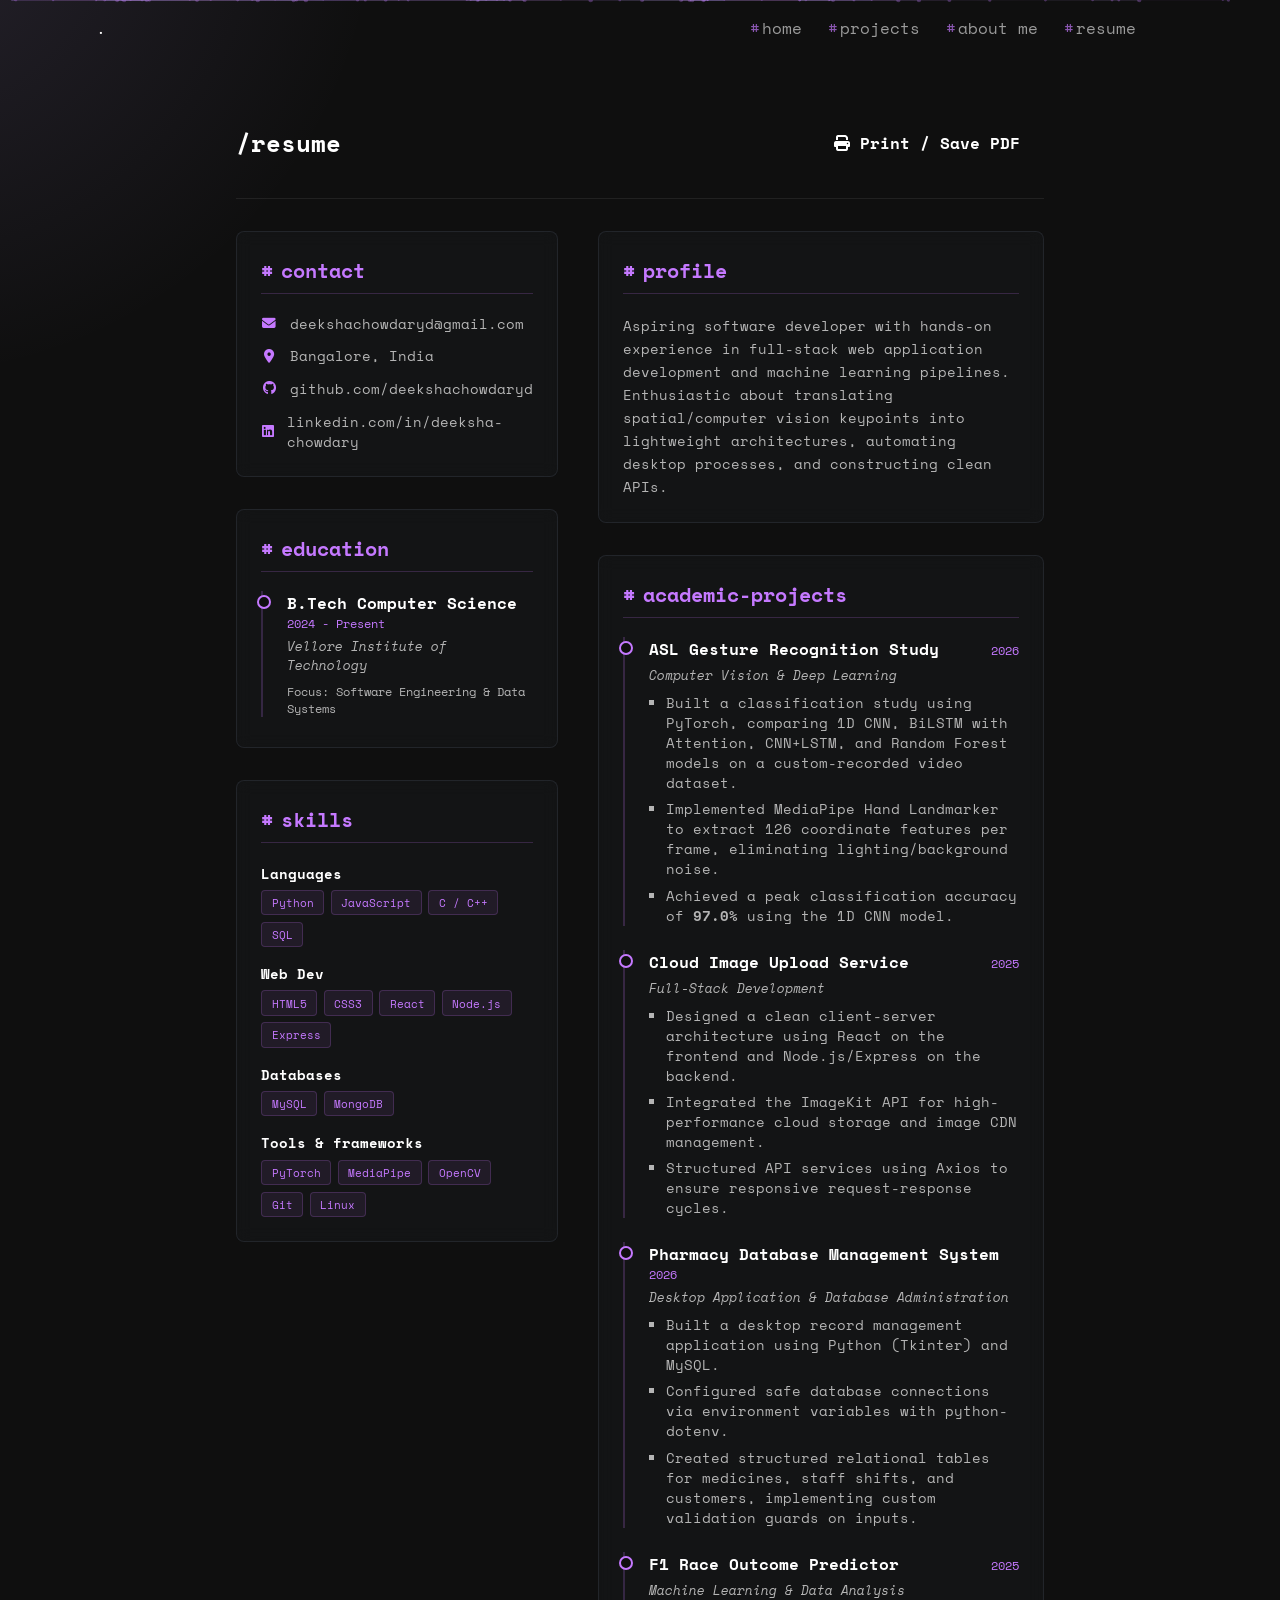
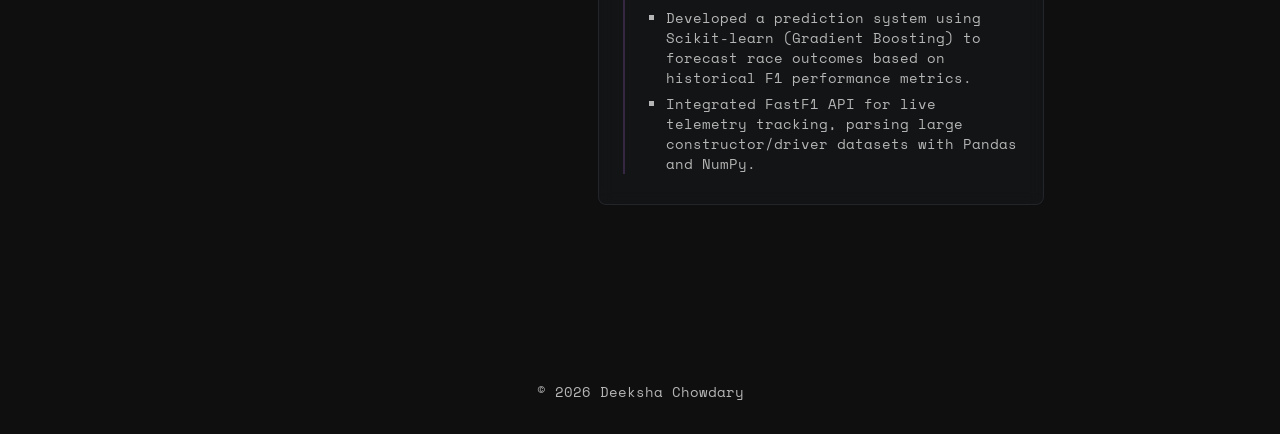
<file: main/resume.html>
<!DOCTYPE html>
<html lang="en">

<head>
    <meta charset="UTF-8">
    <title>Resume | Deeksha Chowdary</title>
    <link rel="stylesheet" href="index_style.css">
    <link href="https://fonts.googleapis.com/css2?family=Space+Mono:wght@400;700&display=swap" rel="stylesheet">
    <link rel="stylesheet" href="https://cdnjs.cloudflare.com/ajax/libs/font-awesome/6.5.0/css/all.min.css">

    <style>
        /* Interactive Resume Layout Styles */
        .resume-container {
            display: grid;
            grid-template-columns: 1fr 2fr;
            gap: 2.5rem;
            margin-top: 2rem;
            border-top: 1px solid rgba(255, 255, 255, 0.08);
            padding-top: 2rem;
        }

        .resume-left-col {
            display: flex;
            flex-direction: column;
            gap: 2rem;
        }

        .resume-right-col {
            display: flex;
            flex-direction: column;
            gap: 2rem;
        }

        .resume-section {
            background: rgba(36, 40, 48, 0.2);
            border: 1px solid rgba(58, 63, 75, 0.4);
            border-radius: 8px;
            padding: 1.5rem;
            backdrop-filter: blur(8px);
        }

        .resume-section h2 {
            font-size: 1.25rem;
            color: #c579ff;
            margin-bottom: 1.2rem;
            border-bottom: 1px solid rgba(197, 121, 255, 0.2);
            padding-bottom: 0.5rem;
            display: flex;
            align-items: center;
            gap: 0.5rem;
        }

        .resume-section h2 span {
            color: #c579ff;
        }

        /* Contact Details list */
        .contact-list {
            list-style: none;
            display: flex;
            flex-direction: column;
            gap: 0.8rem;
        }

        .contact-list li {
            font-size: 0.85rem;
            color: #b5b5b5;
            display: flex;
            align-items: center;
            gap: 0.8rem;
        }

        .contact-list li i {
            color: #c579ff;
            width: 16px;
            text-align: center;
        }

        .contact-list li a {
            color: #b5b5b5;
            text-decoration: none;
            transition: color 0.25s ease;
        }

        .contact-list li a:hover {
            color: white;
            text-decoration: underline;
        }

        /* Skills block layout */
        .skills-summary-group {
            display: flex;
            flex-direction: column;
            gap: 1rem;
        }

        .skills-summary-group h3 {
            font-size: 0.9rem;
            color: white;
            margin-bottom: 0.4rem;
        }

        .skills-summary-tags {
            display: flex;
            flex-wrap: wrap;
            gap: 0.4rem;
        }

        .resume-tag {
            font-size: 0.7rem;
            background: rgba(197, 121, 255, 0.08);
            color: #c579ff;
            border: 1px solid rgba(197, 121, 255, 0.2);
            padding: 0.2rem 0.6rem;
            border-radius: 4px;
            font-family: 'Space Mono', monospace;
        }

        /* Education & Projects lists */
        .timeline-item {
            position: relative;
            padding-left: 1.5rem;
            border-left: 2px solid rgba(197, 121, 255, 0.2);
            margin-bottom: 1.5rem;
        }

        .timeline-item:last-child {
            margin-bottom: 0;
        }

        .timeline-item::before {
            content: '';
            position: absolute;
            left: -6px;
            top: 4px;
            width: 10px;
            height: 10px;
            border-radius: 50%;
            background: #0f0f0f;
            border: 2px solid #c579ff;
        }

        .timeline-header {
            display: flex;
            justify-content: space-between;
            align-items: baseline;
            flex-wrap: wrap;
            margin-bottom: 0.3rem;
        }

        .timeline-title {
            font-size: 1rem;
            font-weight: bold;
            color: white;
        }

        .timeline-date {
            font-size: 0.75rem;
            color: #c579ff;
        }

        .timeline-subtitle {
            font-size: 0.8rem;
            color: #b5b5b5;
            margin-bottom: 0.5rem;
            font-style: italic;
        }

        .timeline-desc {
            font-size: 0.85rem;
            color: #b5b5b5;
            list-style-type: square;
            margin-left: 1.1rem;
        }

        .timeline-desc li {
            margin-bottom: 0.4rem;
        }

        /* Mobile layout styling */
        @media (max-width: 768px) {
            .resume-container {
                grid-template-columns: 1fr;
                gap: 1.5rem;
            }
        }

        /* Print Media Stylesheet */
        @media print {
            body {
                background: white !important;
                color: black !important;
                font-size: 11pt !important;
            }

            #particleCanvas,
            .header,
            .footer,
            .download-btn,
            #page-transition-overlay,
            .custom-dot,
            .cursor-dot,
            .cursor-outline {
                display: none !important;
            }

            .resume-page-container {
                padding: 0 !important;
                margin: 0 !important;
                max-width: 100% !important;
            }

            .resume-container {
                display: grid !important;
                grid-template-columns: 1fr 2fr !important;
                gap: 1.5in !important;
                border-top: none !important;
                padding-top: 0 !important;
            }

            .resume-section {
                border: none !important;
                background: none !important;
                padding: 0 !important;
                margin-bottom: 1.5rem !important;
            }

            .resume-section h2 {
                color: black !important;
                border-bottom: 1px solid #333 !important;
                font-size: 12pt !important;
            }

            .resume-section h2 span {
                color: black !important;
            }

            .timeline-title {
                color: black !important;
                font-size: 11pt !important;
            }

            .timeline-date {
                color: #555 !important;
            }

            .timeline-subtitle {
                color: #555 !important;
            }

            .timeline-desc {
                color: #333 !important;
            }

            .contact-list li,
            .contact-list li a {
                color: black !important;
            }

            .resume-tag {
                background: none !important;
                border: 1px solid #666 !important;
                color: black !important;
            }

            .skills-summary-group h3 {
                color: black !important;
            }
        }
    </style>
</head>

<body>
    <div id="page-transition-overlay"></div>
    <canvas id="particleCanvas"></canvas>

    <header class="header">
        <p class="logo">.</p>
        <nav class="nav">
            <ul>
                <li><a href="index.html">home</a></li>
                <li><a href="projects.html">projects</a></li>
                <li><a href="aboutme.html">about me</a></li>
                <li><a href="resume.html">resume</a></li>
            </ul>
        </nav>
    </header>

    <section class="resume-page-container reveal">
        <div class="resume-header">
            <h1 class="page-title"><span>/</span>resume</h1>
            <!-- Interactive Print Button for export to PDF -->
            <a href="javascript:void(0)" onclick="window.print()" class="download-btn">
                <i class="fa-solid fa-print"></i> Print / Save PDF
            </a>
        </div>

        <div class="resume-container">
            <!-- Left Column: Contact, Education, Skills -->
            <div class="resume-left-col">
                <!-- Contact info -->
                <div class="resume-section">
                    <h2><span>#</span>contact</h2>
                    <ul class="contact-list">
                        <li><i class="fa-solid fa-envelope"></i> <a
                                href="mailto:deekshachowdaryd@gmail.com">deekshachowdaryd@gmail.com</a></li>
                        <li><i class="fa-solid fa-location-dot"></i> Bangalore, India</li>
                        <li><i class="fa-brands fa-github"></i> <a href="https://github.com/deekshachowdaryd"
                                target="_blank">github.com/deekshachowdaryd</a></li>
                        <li><i class="fa-brands fa-linkedin"></i> <a href="https://www.linkedin.com"
                                target="_blank">linkedin.com/in/deeksha-chowdary</a></li>
                    </ul>
                </div>

                <!-- Education info -->
                <div class="resume-section">
                    <h2><span>#</span>education</h2>
                    <div class="timeline-item">
                        <div class="timeline-header">
                            <span class="timeline-title">B.Tech Computer Science</span>
                            <span class="timeline-date">2024 - Present</span>
                        </div>
                        <div class="timeline-subtitle">Vellore Institute of Technology</div>
                        <ul class="timeline-desc" style="font-size:0.75rem; list-style-type: none; margin-left: 0;">
                            <li>Focus: Software Engineering & Data Systems</li>
                        </ul>
                    </div>
                </div>

                <!-- Skills summary tags -->
                <div class="resume-section">
                    <h2><span>#</span>skills</h2>
                    <div class="skills-summary-group">
                        <div>
                            <h3>Languages</h3>
                            <div class="skills-summary-tags">
                                <span class="resume-tag">Python</span>
                                <span class="resume-tag">JavaScript</span>
                                <span class="resume-tag">C / C++</span>
                                <span class="resume-tag">SQL</span>
                            </div>
                        </div>
                        <div>
                            <h3>Web Dev</h3>
                            <div class="skills-summary-tags">
                                <span class="resume-tag">HTML5</span>
                                <span class="resume-tag">CSS3</span>
                                <span class="resume-tag">React</span>
                                <span class="resume-tag">Node.js</span>
                                <span class="resume-tag">Express</span>
                            </div>
                        </div>
                        <div>
                            <h3>Databases</h3>
                            <div class="skills-summary-tags">
                                <span class="resume-tag">MySQL</span>
                                <span class="resume-tag">MongoDB</span>
                            </div>
                        </div>
                        <div>
                            <h3>Tools & frameworks</h3>
                            <div class="skills-summary-tags">
                                <span class="resume-tag">PyTorch</span>
                                <span class="resume-tag">MediaPipe</span>
                                <span class="resume-tag">OpenCV</span>
                                <span class="resume-tag">Git</span>
                                <span class="resume-tag">Linux</span>
                            </div>
                        </div>
                    </div>
                </div>
            </div>

            <!-- Right Column: Projects/Experience -->
            <div class="resume-container-right resume-right-col">
                <div class="resume-section">
                    <h2><span>#</span>profile</h2>
                    <p style="font-size: 0.9rem; color: #b5b5b5; line-height: 1.6;">
                        Aspiring software developer with hands-on experience in full-stack web application development
                        and machine learning pipelines.
                        Enthusiastic about translating spatial/computer vision keypoints into lightweight architectures,
                        automating desktop processes, and constructing clean APIs.
                    </p>
                </div>

                <div class="resume-section">
                    <h2><span>#</span>academic-projects</h2>

                    <div class="timeline-item">
                        <div class="timeline-header">
                            <span class="timeline-title">ASL Gesture Recognition Study</span>
                            <span class="timeline-date">2026</span>
                        </div>
                        <div class="timeline-subtitle">Computer Vision & Deep Learning</div>
                        <ul class="timeline-desc">
                            <li>Built a classification study using PyTorch, comparing 1D CNN, BiLSTM with Attention,
                                CNN+LSTM, and Random Forest models on a custom-recorded video dataset.</li>
                            <li>Implemented MediaPipe Hand Landmarker to extract 126 coordinate features per frame,
                                eliminating lighting/background noise.</li>
                            <li>Achieved a peak classification accuracy of <strong>97.0%</strong> using the 1D CNN
                                model.</li>
                        </ul>
                    </div>

                    <div class="timeline-item">
                        <div class="timeline-header">
                            <span class="timeline-title">Cloud Image Upload Service</span>
                            <span class="timeline-date">2025</span>
                        </div>
                        <div class="timeline-subtitle">Full-Stack Development</div>
                        <ul class="timeline-desc">
                            <li>Designed a clean client-server architecture using React on the frontend and
                                Node.js/Express on the backend.</li>
                            <li>Integrated the ImageKit API for high-performance cloud storage and image CDN management.
                            </li>
                            <li>Structured API services using Axios to ensure responsive request-response cycles.</li>
                        </ul>
                    </div>

                    <div class="timeline-item">
                        <div class="timeline-header">
                            <span class="timeline-title">Pharmacy Database Management System</span>
                            <span class="timeline-date">2026</span>
                        </div>
                        <div class="timeline-subtitle">Desktop Application & Database Administration</div>
                        <ul class="timeline-desc">
                            <li>Built a desktop record management application using Python (Tkinter) and MySQL.</li>
                            <li>Configured safe database connections via environment variables with python-dotenv.</li>
                            <li>Created structured relational tables for medicines, staff shifts, and customers,
                                implementing custom validation guards on inputs.</li>
                        </ul>
                    </div>

                    <div class="timeline-item">
                        <div class="timeline-header">
                            <span class="timeline-title">F1 Race Outcome Predictor</span>
                            <span class="timeline-date">2025</span>
                        </div>
                        <div class="timeline-subtitle">Machine Learning & Data Analysis</div>
                        <ul class="timeline-desc">
                            <li>Developed a prediction system using Scikit-learn (Gradient Boosting) to forecast race
                                outcomes based on historical F1 performance metrics.</li>
                            <li>Integrated FastF1 API for live telemetry tracking, parsing large constructor/driver
                                datasets with Pandas and NumPy.</li>
                        </ul>
                    </div>
                </div>
            </div>
        </div>
    </section>

    <footer class="footer">
        <p class="footer-name">© 2026 Deeksha Chowdary</p>
    </footer>

    <script src="index..js"></script>
</body>

</html>
</file>
<file: main/index_style.css>
/* ---------- Reset ---------- */
* {
    margin: 0;
    padding: 0;
    box-sizing: border-box;
}

/* --- The Background & Glow --- */
:root {
    --mouse-x: -100px;
    --mouse-y: -100px;
}

body {
    margin: 0;
    background-color: #0f0f0f;
    font-family: 'Space Mono', monospace;
    color: white;
    overflow-x: hidden;

    background-image: radial-gradient(
        600px circle at var(--mouse-x) var(--mouse-y), 
        rgba(171, 146, 221, 0.15), 
        transparent 80%
    );
    background-attachment: fixed;
}

/* --- The Particle Canvas --- */
#particleCanvas {
    position: fixed;
    top: 0;
    left: 0;
    width: 100%;
    height: 100%;
    z-index: -1; 
    pointer-events: none; 
}

/* --- The Custom Dot --- */
.custom-dot {
    width: 6px;
    height: 6px;
    background-color: #ab92dd;
    border-radius: 50%;
    position: fixed;
    pointer-events: none;
    z-index: 9999;
    transform: translate(-50%, -50%);
    opacity: 0;
    transition: opacity 0.3s;
}

.dot-active {
    width: 10px;
    height: 10px;
    background-color: #ffffff;
    box-shadow: 0 0 10px #ab92dd;
}


h1, p, a, li, span {
    font-family: 'Space Mono', monospace !important;
}

/* ---------- Sidebar ---------- */

.side-bar {
    position: absolute;
    top: 0;
    left: 40px;

    display: flex;
    flex-direction: column;
    align-items: center;
    gap: 20px;

    z-index: 1000;
}

.side-bar .line {
    width: 1px;
    height: 120px;
    background-color: #6b6f76;
    opacity: 0.6;
}

.icons {
    display: flex;
    flex-direction: column;
    gap: 18px;
}

.icons a {
    color: #9b9b9b;
    font-size: 18px;
    transition: color 0.2s ease, transform 0.2s ease;
}

.icons a:hover {
    color: #8a56b1;
    transform: translateY(-3px);
}

/* ---------- Header ---------- */

.header {
    position: sticky;
    display: flex;
    align-items: center;
    justify-content: space-between;
    padding: 1rem 6rem;
}

.nav {
    text-align: right;
    margin-right: 2.5rem;
}

.nav ul li {
    display: inline-block;
    padding-inline: 0.5rem;
}

.nav a {
    text-decoration: none;
    color: rgb(155, 155, 155);
    position: relative;

    transition: color 0.25s ease;
}


.nav a::before {
    content: "#";
    color: #8a56b1;
    margin-right: 2px;

    transition: color 0.25s ease;
}


.nav a:hover {
    color: white;
}

.nav a:hover::before {
    color: #c579ff;
}

/* ---------- Main / Hero ---------- */

main {
    min-height: 100vh;
    display: flex;
    justify-content: center;
    align-items: center;
    text-align: center;
    padding: 0 2rem;
    margin-left: 80px;
}

/* Text container */
.text {
    max-width: 800px;
}

/* Name */
.name {
    font-size: clamp(3rem, 6vw, 4.5rem);
    font-weight: 700;
    color: white;
    margin-bottom: 1.5rem;
    letter-spacing: 1px;
    text-shadow: 0 0 25px rgba(197, 121, 255, 0.25);
}

/* Main headline */
.upper_txt {
    font-size: clamp(1.35rem, 2.5vw, 1.75rem);
    line-height: 1.6;
    margin-bottom: 1.5rem;
    color: white;
    border-left: 3px solid #c579ff;
    padding-left: 1.2rem;
}

/* Sub text */
.lower_txt {
    font-size: 1.05rem;
    color: rgb(181, 181, 181);
}

/* Purple highlight */
.purple {
    color: #c579ff;
}


/* ---------- Projects ---------- */

.projects {
    margin: 0 6rem;
    margin-bottom: 4rem;
}

.projects-header {
    display: flex;
    align-items: center;
}

.project_title {
    display: flex;
    align-items: center;
    font-size: 1.5rem;
    color: white;
}

.project_title::after {
    content: "";
    width: 400px;
    height: 1.5px;
    background-color: #c579ff;
    opacity: 0.8;
    margin-left: 1rem;
}

.viewall {
    margin-left: auto;
    text-decoration: none;
    color: rgb(181, 181, 181);
    font-size: 0.8rem;
    transition: color 0.25s ease;
}

.viewall::before{
  transition: color 0.25s ease;
}

.viewall:hover {
    color: white;
}

.project-cards {
    display: grid;
    grid-template-columns: repeat(auto-fit, minmax(300px, 1fr));
    gap: 2rem;
    margin-top: 2rem;
}

.project-card {
    border: 1px solid rgba(58, 63, 75, 0.6);
    background: rgba(24, 28, 37, 0.55);
    backdrop-filter: blur(12px);
    -webkit-backdrop-filter: blur(12px);
    border-radius: 12px;
    display: flex;
    flex-direction: column;
    transition: all 0.4s cubic-bezier(0.165, 0.84, 0.44, 1);
    overflow: hidden;
    position: relative;
    text-decoration: none;
    color: inherit;
}

.project-card::before {
    content: '';
    position: absolute;
    top: 0;
    left: 0;
    width: 100%;
    height: 3px;
    background: linear-gradient(90deg, transparent, #c579ff, transparent);
    opacity: 0;
    transition: opacity 0.3s ease;
}

.project-card:hover {
    border-color: rgba(197, 121, 255, 0.5);
    transform: translateY(-8px);
    box-shadow: 0 15px 30px rgba(197, 121, 255, 0.15);
}

.project-card:hover::before {
    opacity: 1;
}

.project-card__preview {
    width: 100%;
    height: 160px;
    overflow: hidden;
}

.project-card__preview img {
    width: 100%;
    height: 100%;
    object-fit: cover;
    border-bottom: 1px solid rgba(58, 63, 75, 0.3);
    transition: transform 0.5s ease;
}

.project-card:hover .project-card__preview img {
    transform: scale(1.05);
}

.project-card__content {
    padding: 1.2rem;
}

.project-card__title {
    font-size: 1.15rem;
    margin-bottom: 0.5rem;
    color: white;
    display: flex;
    align-items: center;
    gap: 0.5rem;
}

.project-card__title i {
    color: #c579ff;
    font-size: 1.05rem;
}

.project-card__desc {
    font-size: 0.88rem;
    color: #b5b5b5;
    line-height: 1.5;
}

.project-card__stack {
    padding: 0.8rem 1.2rem;
    border-top: 1px solid rgba(58, 63, 75, 0.2);
    color: #b5b5b5;
    display: flex;
    flex-wrap: wrap;
    gap: 0.4rem;
    background: rgba(15, 15, 15, 0.15);
}

.tag {
    font-size: 0.65rem;
    background: rgba(197, 121, 255, 0.08);
    color: #c579ff;
    padding: 0.15rem 0.5rem;
    border-radius: 4px;
    border: 1px solid rgba(197, 121, 255, 0.2);
    font-family: 'Space Mono', monospace;
}

.project-link {
    display: flex;
    flex-direction: column;
    height: 100%;
    text-decoration: none;
    color: inherit;
}


/* ---------- Tablet ---------- */

@media (max-width: 1024px) {
    header {
        padding: 1rem 3rem;
    }

    .text {
        padding: 4rem 3rem;
    }

    .projects {
        margin: 0 3rem;
    }

    .project_title::after {
        width: 250px;
    }
}

/* ---------- Mobile ---------- */

@media (max-width: 768px) {

    .side-bar {
        left: 15px;
    }

    .side-bar .line {
        height: 80px;
    }

    header {
        padding: 1rem 2rem;
        flex-direction: column;
        gap: 1rem;
    }

    .nav {
        margin-right: 0;
        text-align: center;
    }

    main {
        grid-template-columns: 1fr;
        text-align: center;
    }

    .text {
        padding: 3rem 2rem;
    }

    .upper_txt {
        font-size: 1.3rem;
    }

    .pfp-wrapper {
        justify-content: center;
    }

    .profile {
        margin: 2rem 0 0 0;
    }

    .projects {
        margin: 0 2rem;
    }

    .project_title::after {
        width: 120px;
    }
}



/* ---------- Summary & Status Section ---------- */
.summary-container {
    display: grid;
    grid-template-columns: 2fr 1fr;
    gap: 2.5rem;
    margin-top: 2rem;
    align-items: start;
}

.summary-content p {
    color: #b5b5b5;
    margin-bottom: 1.5rem;
    line-height: 1.7;
    font-size: 0.98rem;
}

.status-box {
    border: 1px solid rgba(58, 63, 75, 0.6);
    background: rgba(24, 28, 37, 0.55);
    backdrop-filter: blur(12px);
    -webkit-backdrop-filter: blur(12px);
    border-radius: 12px;
    padding: 1.5rem;
    display: flex;
    flex-direction: column;
    gap: 0.8rem;
    box-shadow: 0 10px 25px rgba(0, 0, 0, 0.25);
    position: relative;
    overflow: hidden;
}

.status-box::before {
    content: '';
    position: absolute;
    top: 0;
    left: 0;
    width: 3px;
    height: 100%;
    background: #c579ff;
}

.status-box p {
    font-size: 0.9rem;
    color: #b5b5b5;
    margin: 0;
}

@media (max-width: 768px) {
    .summary-container {
        grid-template-columns: 1fr;
        gap: 1.5rem;
    }
}

/* ---------- Footer ---------- */

.footer {
    margin-top: 5rem;
    padding: 2rem 6rem;
    background-color: transparent !important; 
    position: relative; 
}


.footer-name {
    text-align: center;
    color: #b5b5b5;
    font-size: 0.9rem;
}


.footer-socials {
    position: absolute;
    right: 6rem;          
    top: 50%;
    transform: translateY(-50%);
}

.footer-socials a {
    color: #9b9b9b;
    margin-left: 1rem;
    font-size: 18px;
    transition: color 0.25s ease, transform 0.25s ease;
}

.footer-socials a:hover {
    color: #c579ff;
    transform: translateY(-3px);
}

/* ---------- Mobile Fix ---------- */

@media (max-width: 768px) {

    .footer {
        padding: 2rem;
        text-align: center;
    }

    .footer-socials {
        position: static;
        transform: none;
        margin-top: 1rem;
    }

    .footer-socials a {
        margin: 0 0.6rem;
    }
}


/* ---------- Project Detail Page ---------- */

.project-detail {
    max-width: 900px;
    margin: 4rem auto;
    padding: 2.5rem;
    color: white;
    background: rgba(24, 28, 37, 0.45);
    border: 1px solid rgba(58, 63, 75, 0.5);
    backdrop-filter: blur(12px);
    -webkit-backdrop-filter: blur(12px);
    border-radius: 12px;
    box-shadow: 0 20px 40px rgba(0, 0, 0, 0.4);
    position: relative;
}

.project-detail::before {
    content: '';
    position: absolute;
    top: 0;
    left: 0;
    width: 4px;
    height: 100%;
    background: linear-gradient(180deg, #c579ff, transparent);
    border-top-left-radius: 12px;
    border-bottom-left-radius: 12px;
}

/* Back button */
.project-detail a:not(.back-btn):not(.project-links a) {
    text-decoration: none;
    color: #c579ff;
    font-size: 0.9rem;
    transition: color 0.25s ease;
}

.project-detail a:not(.back-btn):not(.project-links a):hover {
    color: #ffffff;
}

/* Title */
.project-detail h1 {
    font-size: 2.3rem;
    margin: 1.5rem 0 1rem 0;
    color: white;
    text-shadow: 0 0 15px rgba(197, 121, 255, 0.15);
}

/* Section headings */
.project-detail h2 {
    margin-top: 2.5rem;
    margin-bottom: 1rem;
    font-size: 1.3rem;
    color: #c579ff;
    border-bottom: 1px solid rgba(197, 121, 255, 0.15);
    padding-bottom: 0.4rem;
}

/* Paragraphs */
.project-detail p {
    color: #b5b5b5;
    line-height: 1.7;
    font-size: 0.95rem;
    margin-bottom: 1rem;
}

/* Image */
.project-detail img {
    width: 100%;
    margin: 2rem 0;
    border: 1px solid rgba(58, 63, 75, 0.4);
    border-radius: 8px;
}

/* List styling */
.project-detail ul {
    margin-left: 0;
    list-style: none;
    display: flex;
    flex-direction: column;
    gap: 0.8rem;
    margin-top: 1rem;
    margin-bottom: 1.5rem;
}

.project-detail li {
    font-size: 0.93rem;
    color: #b5b5b5;
    line-height: 1.6;
    display: flex;
    align-items: flex-start;
    gap: 0.8rem;
}

.project-detail li i {
    color: #c579ff;
    margin-top: 0.25rem;
    font-size: 0.9rem;
    flex-shrink: 0;
}

/* Detailed Tech Stack Badges */
.project-detail .tech-stack-container {
    display: flex;
    flex-wrap: wrap;
    gap: 0.5rem;
    margin: 1rem 0;
}

.project-detail .tech-tag {
    font-size: 0.72rem;
    background: rgba(197, 121, 255, 0.08);
    color: #c579ff;
    padding: 0.3rem 0.8rem;
    border-radius: 6px;
    border: 1px solid rgba(197, 121, 255, 0.25);
    font-weight: 500;
    font-family: 'Space Mono', monospace;
}

/* Buttons container */
.project-links {
    margin-top: 2.5rem;
    display: flex;
    gap: 1rem;
}

/* Buttons */
.project-links a {
    border: 1px solid #c579ff;
    padding: 0.6rem 1.4rem;
    font-size: 0.82rem;
    color: #c579ff;
    text-decoration: none;
    border-radius: 6px;
    transition: all 0.25s ease;
    font-weight: bold;
    display: inline-flex;
    align-items: center;
    gap: 0.5rem;
}

.project-links a:hover {
    background-color: #c579ff;
    color: #242830;
    box-shadow: 0 0 15px rgba(197, 121, 255, 0.35);
}

/* Back button specific */
.back-btn {
    text-decoration: none;   
    color: #b5b5b5 !important;
    font-size: 0.85rem;
    display: inline-flex;
    align-items: center;
    gap: 0.4rem;
    transition: color 0.25s ease;
}

.back-btn:hover {
    color: #ffffff !important;
}



@media (pointer: fine) {
    body {
        cursor: none;
    }
    a, button, .project-card {
        cursor: none;
    }
}

.cursor-dot, .cursor-outline {
    pointer-events: none;
    position: fixed;
    top: 0;
    left: 0;
    transform: translate(-50%, -50%);
    border-radius: 50%;
    z-index: 9999;
    transition: transform 0.2s ease-out, background-color 0.2s ease;
}

.cursor-dot {
    width: 8px;
    height: 8px;
    background-color: #ab92dd; /* Matching your purple theme */
}

.cursor-outline {
    width: 40px;
    height: 40px;
    border: 2px solid #ab92dd;
}


@media (max-width: 768px) {
    .cursor-dot, .cursor-outline {
        display: none;
    }
    body {
        cursor: auto;
    }
}

/* --- Scroll Reveal Styles --- */

.reveal {
    opacity: 0;
    transform: translateY(30px);
    transition: opacity 0.6s ease-out, transform 0.6s ease-out; /* Adjusted for repeat */
}

.reveal.active {
    opacity: 1;
    transform: translateY(0);
}


.project-card:nth-child(2) { transition-delay: 0.1s; }
.project-card:nth-child(3) { transition-delay: 0.2s; }

#page-transition-overlay {
    position: fixed;
    top: 0;
    left: 0;
    width: 100%;
    height: 100%;
    background-color: #0f0f0f; /* Matches your background */
    z-index: 20000; /* Higher than everything else */
    pointer-events: none;
    transition: opacity 0.5s ease-in-out;
    opacity: 1; /* Starts fully visible */
}

/* Class to fade the overlay out */
.fade-out-overlay {
    opacity: 0 !important;
}

/* Class to fade the overlay in (for leaving) */
.fade-in-overlay {
    opacity: 1 !important;
}



/* --- Resume Page Layout --- */
.resume-page-container {
    padding: 4rem 6rem;
    max-width: 1000px;
    margin: 0 auto;
}

.resume-header {
    display: flex;
    justify-content: space-between;
    align-items: center;
    margin-bottom: 2rem;
}

.resume-frame {
    border: 1px solid var(--border-color);
    background-color: white; /* Ensures PDF looks standard regardless of theme */
    box-shadow: 0 10px 30px rgba(0,0,0,0.3);
}

.download-btn {
    background-color: var(--purple);
    color: var(--bg-color) !important;
    padding: 0.7rem 1.5rem;
    text-decoration: none;
    font-weight: bold;
    border-radius: 4px;
    display: flex;
    align-items: center;
    gap: 10px;
    transition: 0.3s ease;
}

.download-btn:hover {
    transform: translateY(-3px);
    box-shadow: 0 5px 15px var(--purple);
}

/* Mobile Fix */
@media (max-width: 768px) {
    .resume-header {
        flex-direction: column;
        gap: 1.5rem;
        text-align: center;
    }
}
</file>
<file: main/aboutme_styles.css>
/* ---------- Reset & Variables ---------- */
* {
    margin: 0;
    padding: 0;
    box-sizing: border-box;
}

*, *::before, *::after {
    cursor: none !important;
}

:root {
    --mouse-x: -100px;
    --mouse-y: -100px;
    --purple: #c579ff;
    --dark-bg: #0f0f0f;
    --text-main: #ffffff; 
    --text-dim: #b5b5b5; 
}

/* --- The Background & Glow --- */
:root {
    --mouse-x: -100px;
    --mouse-y: -100px;
}

body {
    margin: 0;
    background-color: #0f0f0f;
    font-family: 'Space Mono', monospace;
    color: white;
    overflow-x: hidden;

    background-image: radial-gradient(
        600px circle at var(--mouse-x) var(--mouse-y), 
        rgba(171, 146, 221, 0.15), 
        transparent 80%
    );
    background-attachment: fixed;
}

/* --- The Particle Canvas --- */
#particleCanvas {
    position: fixed;
    top: 0;
    left: 0;
    width: 100%;
    height: 100%;
    z-index: -1; /* Pushes particles behind your text */
    pointer-events: none; /* Allows clicks to pass through to buttons */
}

/* --- The Custom Dot --- */
.custom-dot {
    width: 6px;
    height: 6px;
    background-color: #ab92dd;
    border-radius: 50%;
    position: fixed;
    pointer-events: none;
    z-index: 9999;
    transform: translate(-50%, -50%);
    opacity: 0;
    transition: opacity 0.3s;
}


.dot-active {
    width: 10px; height: 10px;
    background-color: white;
    box-shadow: 0 0 10px var(--purple);
}

.header {
    position: sticky;
    display: flex;
    align-items: center;
    justify-content: space-between;
    padding: 1rem 6rem;
}

.nav {
    text-align: right;
    margin-right: 2.5rem;
}

.nav ul li {
    display: inline-block;
    padding-inline: 0.5rem;
}

.nav a {
    text-decoration: none;
    color: rgb(155, 155, 155);
    position: relative;

    transition: color 0.25s ease;
}


.nav a::before {
    content: "#";
    color: #8a56b1;
    margin-right: 2px;

    transition: color 0.25s ease;
}


.nav a:hover {
    color: white;
}

.nav a:hover::before {
    color: #c579ff;
}


/* ---------- Reveal Animation ---------- */
.reveal {
    opacity: 0;
    transform: translateY(25px);
    transition: all 0.7s ease-out;
}

.reveal.active {
    opacity: 1;
    transform: translateY(0);
}

/* ---------- About Me ---------- */
.about {
    padding: 4rem 6rem;
    margin-left: 80px; 
}

.page-title {
    font-size: 2.5rem;
    color: var(--text-main);
}

.page-title span, .section-title span {
    color: var(--purple);
}

.subtitle {
    color: #8f8f8f;
    font-size: 0.9rem;
    margin-bottom: 2.5rem;
}

.about-container {
    display: grid;
    grid-template-columns: 1fr 2fr;
    gap: 3rem;
    align-items: start;
}

.about-card {
    border: 1px solid rgba(58, 63, 75, 0.6);
    background: rgba(24, 28, 37, 0.55);
    backdrop-filter: blur(12px);
    -webkit-backdrop-filter: blur(12px);
    border-radius: 12px;
    padding: 1.5rem;
    box-shadow: 0 12px 24px rgba(0, 0, 0, 0.25);
    position: relative;
    overflow: hidden;
}

.about-card::before {
    content: '';
    position: absolute;
    top: 0;
    left: 0;
    width: 3px;
    height: 100%;
    background: var(--purple);
}

.about-card-header {
    font-size: 1.1rem;
    font-weight: bold;
    color: white;
    margin-bottom: 1rem;
    border-bottom: 1px solid rgba(58, 63, 75, 0.3);
    padding-bottom: 0.5rem;
}

.about-card-content p {
    font-size: 0.88rem;
    color: var(--text-dim);
    margin-bottom: 0.6rem;
}

.about-card-content p strong {
    color: white;
}

.about-text p {
    margin-bottom: 1.5rem;
    color: var(--text-dim);
    font-size: 1.05rem;
    line-height: 1.7;
}

/* ---------- Skills Grid ---------- */
.skills {
    padding: 0 6rem;
    margin-left: 80px;
}

.skills-grid {
    display: grid;
    grid-template-columns: repeat(auto-fill, minmax(220px, 1fr));
    gap: 1.5rem;
}

.skill-box {
    border: 1px solid rgba(58, 63, 75, 0.5);
    padding: 1.2rem;
    background: rgba(24, 28, 37, 0.55);
    backdrop-filter: blur(8px);
    border-radius: 10px;
    transition: all 0.3s cubic-bezier(0.25, 0.8, 0.25, 1);
    position: relative;
    overflow: hidden;
}

.skill-box::before {
    content: '';
    position: absolute;
    top: 0;
    left: 0;
    width: 100%;
    height: 2px;
    background: linear-gradient(90deg, transparent, var(--purple), transparent);
    opacity: 0;
    transition: opacity 0.3s ease;
}

.skill-box:hover {
    border-color: rgba(197, 121, 255, 0.4);
    transform: translateY(-5px);
    box-shadow: 0 10px 20px rgba(197, 121, 255, 0.1);
}

.skill-box:hover::before {
    opacity: 1;
}

.skill-box h3 {
    color: white;
    font-size: 1.05rem;
    margin-bottom: 0.8rem;
    display: flex;
    align-items: center;
    gap: 0.5rem;
}

.skill-box h3 i {
    color: var(--purple);
    font-size: 0.95rem;
}

.skill-tags {
    display: flex;
    flex-wrap: wrap;
    gap: 0.4rem;
}

.tag {
    font-size: 0.68rem;
    background: rgba(197, 121, 255, 0.08);
    color: var(--purple);
    padding: 0.15rem 0.5rem;
    border-radius: 4px;
    border: 1px solid rgba(197, 121, 255, 0.2);
    font-family: 'Space Mono', monospace;
}

/* ---------- Fun Facts ---------- */
.fun-facts {
    padding: 4rem 6rem;
    margin-left: 80px;
}

.facts {
    display: flex;
    flex-wrap: wrap;
    gap: 1rem;
}

.facts span {
    border: 1px solid rgba(58, 63, 75, 0.6);
    background: rgba(24, 28, 37, 0.4);
    backdrop-filter: blur(8px);
    padding: 0.6rem 1.2rem;
    color: var(--text-dim);
    font-size: 0.85rem;
    border-radius: 30px;
    transition: all 0.3s ease;
    display: inline-flex;
    align-items: center;
    gap: 0.5rem;
}

.facts span i {
    color: var(--purple);
    font-size: 0.85rem;
}

.facts span:hover {
    border-color: var(--purple);
    color: white;
    transform: scale(1.05);
    box-shadow: 0 5px 15px rgba(197, 121, 255, 0.15);
}



/* ---------- Footer ---------- */
.footer {
    margin-top: 5rem;
    padding: 2rem 6rem;
    background-color: transparent; 
    position: relative; 
}


.footer-name {
    text-align: center;
    color: #b5b5b5;
    font-size: 0.9rem;
}


.footer-socials {
    position: absolute;
    right: 6rem;          
    top: 50%;
    transform: translateY(-50%);
}

.footer-socials a {
    color: #9b9b9b;
    margin-left: 1rem;
    font-size: 18px;
    transition: color 0.25s ease, transform 0.25s ease;
}

.footer-socials a:hover {
    color: #c579ff;
    transform: translateY(-3px);
}

#page-transition-overlay {
    position: fixed;
    top: 0;
    left: 0;
    width: 100%;
    height: 100%;
    background-color: #0f0f0f; /* Matches your background */
    z-index: 20000; /* Higher than everything else */
    pointer-events: none;
    transition: opacity 0.5s ease-in-out;
    opacity: 1; /* Starts fully visible */
}

/* Class to fade the overlay out */
.fade-out-overlay {
    opacity: 0 !important;
}

/* Class to fade the overlay in (for leaving) */
.fade-in-overlay {
    opacity: 1 !important;
}
</file>
<file: main/projects_styles.css>
/* ---------- Reset & Variables ---------- */
* {
    margin: 0;
    padding: 0;
    box-sizing: border-box;
}


*, *::before, *::after {
    cursor: none !important;
}

/* --- The Background & Glow --- */
:root {
    --mouse-x: -100px;
    --mouse-y: -100px;
}

body {
    margin: 0;
    background-color: #0f0f0f;
    font-family: 'Space Mono', monospace;
    color: white;
    overflow-x: hidden;

    background-image: radial-gradient(
        600px circle at var(--mouse-x) var(--mouse-y), 
        rgba(171, 146, 221, 0.15), 
        transparent 80%
    );
    background-attachment: fixed;
}

/* --- The Particle Canvas --- */
#particleCanvas {
    position: fixed;
    top: 0;
    left: 0;
    width: 100%;
    height: 100%;
    z-index: -1; /* Pushes particles behind your text */
    pointer-events: none; /* Allows clicks to pass through to buttons */
}

/* --- The Custom Dot --- */
.custom-dot {
    width: 6px;
    height: 6px;
    background-color: #ab92dd;
    border-radius: 50%;
    position: fixed;
    pointer-events: none;
    z-index: 9999;
    transform: translate(-50%, -50%);
    opacity: 0;
    transition: opacity 0.3s;
}


:root {
    --mouse-x: -100px;
    --mouse-y: -100px;
    --purple: #c579ff;
    --dark-bg: #0f0f0f;
    --text-main: #ffffff;
    --text-dim: #b5b5b5;
}

body {
    background-color: var(--dark-bg);
    font-family: 'Space Mono', monospace;
    color: var(--text-main);
    line-height: 1.6;
    background-image: radial-gradient(
        600px circle at var(--mouse-x) var(--mouse-y), 
        rgba(171, 146, 221, 0.15), 
        transparent 80%
    );
    background-attachment: fixed;
}


.header {
    position: sticky;
    display: flex;
    align-items: center;
    justify-content: space-between;
    padding: 1rem 6rem;
}

.nav {
    text-align: right;
    margin-right: 2.5rem;
}

.nav ul li {
    display: inline-block;
    padding-inline: 0.5rem;
}

.nav a {
    text-decoration: none;
    color: rgb(155, 155, 155);
    position: relative;

    transition: color 0.25s ease;
}


.nav a::before {
    content: "#";
    color: #8a56b1;
    margin-right: 2px;

    transition: color 0.25s ease;
}


.nav a:hover {
    color: white;
}

.nav a:hover::before {
    color: #c579ff;
}

/* --- The Small Dot --- */
.custom-dot {
    width: 6px; height: 6px;
    background-color: #ab92dd;
    border-radius: 50%;
    position: fixed;
    pointer-events: none;
    z-index: 9999;
    transform: translate(-50%, -50%);
    opacity: 0;
    transition: width 0.2s, height 0.2s, opacity 0.3s;
}

.dot-active {
    width: 10px; height: 10px;
    background-color: white;
    box-shadow: 0 0 10px var(--purple);
}

/* --- Reveal Animation --- */
.reveal {
    opacity: 0;
    transform: translateY(25px);
    transition: all 0.7s ease-out;
}

.reveal.active {
    opacity: 1;
    transform: translateY(0);
}

/* ---------- Layout ---------- */
.projects-container {
    padding: 4rem 6rem;
    max-width: 1200px;
    margin: 0 auto;
}

.page-title { font-size: 2.5rem; margin-bottom: 0.5rem; }
.page-title span, .section-title span { color: var(--purple); }
.subtitle { color: var(--text-dim); margin-bottom: 3rem; }
.section-title { margin: 2rem 0; font-size: 1.5rem; }

/* ---------- Projects Grid ---------- */
.projects-grid {
    display: grid;
    grid-template-columns: repeat(auto-fill, minmax(320px, 1fr));
    gap: 2rem;
}

.project-box {
    border: 1px solid rgba(58, 63, 75, 0.6);
    background: rgba(24, 28, 37, 0.55);
    backdrop-filter: blur(12px);
    -webkit-backdrop-filter: blur(12px);
    border-radius: 12px;
    display: flex;
    flex-direction: column;
    transition: all 0.4s cubic-bezier(0.165, 0.84, 0.44, 1);
    overflow: hidden;
    position: relative;
}

.project-box::before {
    content: '';
    position: absolute;
    top: 0;
    left: 0;
    width: 100%;
    height: 3px;
    background: linear-gradient(90deg, transparent, var(--purple), transparent);
    opacity: 0;
    transition: opacity 0.3s ease;
}

.project-box:hover {
    border-color: rgba(197, 121, 255, 0.5);
    transform: translateY(-8px);
    box-shadow: 0 15px 30px rgba(197, 121, 255, 0.15);
}

.project-box:hover::before {
    opacity: 1;
}

.project-tags {
    padding: 1rem 1.2rem 0.6rem;
    border-bottom: 1px solid rgba(58, 63, 75, 0.3);
    display: flex;
    flex-wrap: wrap;
    gap: 0.5rem;
}

.tag {
    font-size: 0.68rem;
    background: rgba(197, 121, 255, 0.08);
    color: var(--purple);
    padding: 0.2rem 0.6rem;
    border-radius: 4px;
    border: 1px solid rgba(197, 121, 255, 0.2);
    font-weight: 500;
}

.project-box h3 {
    padding: 1.2rem 1.2rem 0.5rem;
    font-size: 1.3rem;
    color: white;
    display: flex;
    align-items: center;
    gap: 0.6rem;
}

.project-box h3 i {
    color: var(--purple);
    font-size: 1.15rem;
}

.project-box p:not(.tags) {
    padding: 0 1.2rem 1.5rem;
    color: var(--text-dim);
    font-size: 0.88rem;
    line-height: 1.5;
}

.buttons {
    padding: 1.2rem;
    display: flex;
    gap: 0.8rem;
    margin-top: auto;
    border-top: 1px solid rgba(58, 63, 75, 0.2);
    background: rgba(15, 15, 15, 0.2);
}

.buttons a {
    text-decoration: none;
    padding: 0.5rem 1.2rem;
    font-size: 0.8rem;
    border-radius: 6px;
    transition: all 0.25s ease;
    display: inline-flex;
    align-items: center;
    justify-content: center;
    gap: 0.4rem;
    font-weight: 500;
    flex: 1;
}

/* View Button */
.buttons a:first-child {
    border: 1px solid var(--purple);
    color: var(--purple);
    background: transparent;
}

.buttons a:first-child:hover {
    background: var(--purple);
    color: #0f0f0f;
    box-shadow: 0 0 12px rgba(197, 121, 255, 0.35);
}

/* GitHub Button */
.buttons a:last-child {
    border: 1px solid rgba(255, 255, 255, 0.15);
    color: white;
    background: rgba(255, 255, 255, 0.03);
}

.buttons a:last-child:hover {
    border-color: rgba(255, 255, 255, 0.4);
    background: rgba(255, 255, 255, 0.08);
}

/* --- Footer --- */
.footer {
    padding: 4rem 6rem;
    background: transparent !important;
    text-align: center;
    border-top: 1px solid rgba(255,255,255,0.05);
}

#page-transition-overlay {
    position: fixed;
    top: 0;
    left: 0;
    width: 100%;
    height: 100%;
    background-color: #0f0f0f; /* Matches your background */
    z-index: 20000; /* Higher than everything else */
    pointer-events: none;
    transition: opacity 0.5s ease-in-out;
    opacity: 1; /* Starts fully visible */
}

/* Class to fade the overlay out */
.fade-out-overlay {
    opacity: 0 !important;
}

/* Class to fade the overlay in (for leaving) */
.fade-in-overlay {
    opacity: 1 !important;
}
</file>
